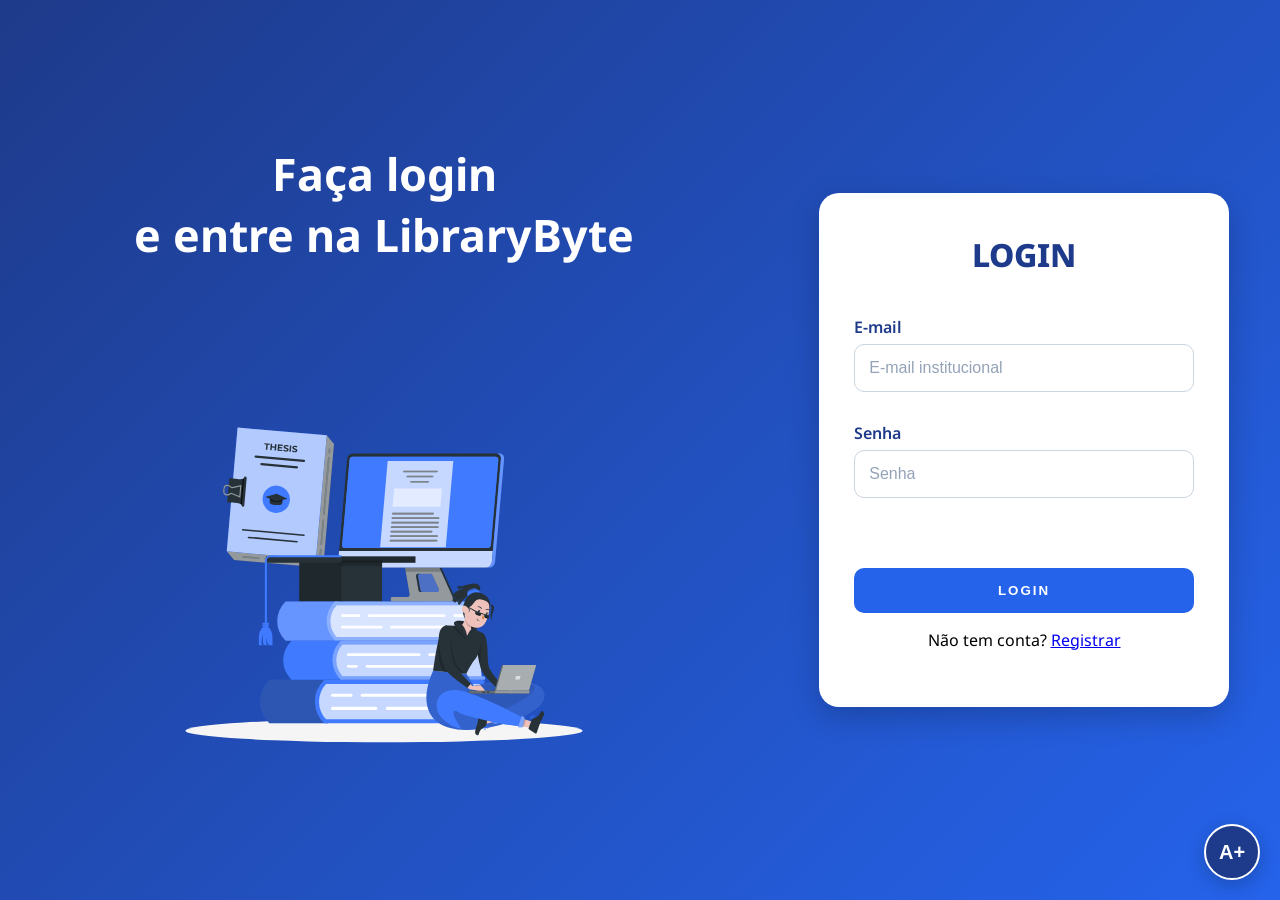
<file: librarybyte/index.html>
<!DOCTYPE html>
<html lang="pt-BR">
<head>
  <meta charset="UTF-8" />
  <meta name="viewport" content="width=device-width, initial-scale=1.0" />
  <title>LibraryByte - Login</title>

  <link rel="preconnect" href="https://fonts.googleapis.com" />
  <link rel="preconnect" href="https://fonts.gstatic.com" crossorigin />
  <link href="https://fonts.googleapis.com/css2?family=Noto+Sans:wght@300;400;700;800&display=swap" rel="stylesheet" />

  <link rel="stylesheet" href="css/base.css" />
  <link rel="stylesheet" href="css/login.css" />
</head>
<body>
  <div class="main-login">
    <div class="left-login">
      <h1>Faça login <br /> e entre na LibraryByte</h1>
      <img src="assets/img/livro.svg" class="left-login-image" alt="Ilustração de um livro" />
    </div>

    <div class="right-login">

      <div class="card-login" id="login-card">
        <h1>LOGIN</h1>
        <div class="textfield">
          <label for="usuario">E-mail</label>
          <input type="email" id="usuario" name="usuario" placeholder="E-mail institucional" autocomplete="username" />
        </div>
        <div class="textfield">
          <label for="senha">Senha</label>
          <input type="password" id="senha" name="senha" placeholder="Senha" autocomplete="current-password" />
        </div>
        <p class="form-msg" id="msg-login" role="alert"></p>
        <button class="btn-login" id="login-btn">Login</button>
        <p>Não tem conta? <a href="#" id="show-register">Registrar</a></p>
      </div>

      <div class="card-login" id="register-card" style="display: none;">
        <h1>REGISTRO</h1>
        <div class="textfield">
          <label for="nome">Nome</label>
          <input type="text" id="nome" name="nome" placeholder="Nome" />
        </div>
        <div class="textfield">
          <label for="email">Email</label>
          <input type="email" id="email" name="email" placeholder="E-mail institucional" autocomplete="email" />
        </div>
        <div class="textfield" id="campo-nascimento">
          <label for="nascimento">Data de nascimento</label>
          <input type="date" id="nascimento" name="nascimento" />
        </div>
        <div class="textfield">
          <label for="senha-registro">Senha</label>
          <input type="password" id="senha-registro" name="senha-registro" placeholder="Mínimo 8 caracteres, com letras e números" autocomplete="new-password" />
        </div>
        <p class="form-msg" id="msg-registro" role="alert"></p>
        <button class="btn-login" id="register-btn">Registrar</button>
        <p>Já tem conta? <a href="#" id="show-login">Voltar ao Login</a></p>
      </div>
    </div>
  </div>

  <script src="js/api.js"></script>
  <script src="js/login.js"></script>

  
<div id="acesso">
        <button id="abrir" type="button" aria-expanded="false" aria-controls="painel"
          aria-label="Abrir painel de acessibilidade"> A+
        </button>

        <section id="painel" role="dialog" aria-labelledby="titulo" hidden>
            <h2 id="titulo">Acessibilidade</h2>

            <div role="group" aria-label="Tamanho do texto">
                <span>Tamanho do texto</span>
                <button type="button" data-acao="fonte-menos" aria-label="Diminuir texto">A−</button>
                <button type="button" data-acao="fonte-mais" aria-label="Aumentar texto">A+</button>

            </div>
            <div role="group" aria-label="Opções visuais">
                <button type="button" data-toggle="alto-contraste" aria-pressed="false">Alto contraste</button>
                <button type="button" data-toggle="escala-cinza" aria-pressed="false">Tons de cinza</button>
                <button type="button" data-toggle="fonte-legivel" aria-pressed="false">Fonte legível</button>
                <button type="button" data-toggle="destacar-links" aria-pressed="false">Destacar links</button>
                <button type="button" data-toggle="espacamento" aria-pressed="false">Mais espaçamento</button>
                <button type="button" data-acao="daltonismo" aria-pressed="false">Modo daltônico: desligado</button>
                </div>

            <button type="button" class="a11y-reset" data-acao="reset" aria-live="polite">Restaurar padrão</button>
         </section>

         <svg aria-hidden="true" focusable="false">
            <defs>
                <filter id="filtro-protanopia">
                    <feColorMatrix type="matrix" values="
                        0.567 0.433 0     0 0
                        0.558 0.442 0     0 0
                        0     0.242 0.758 0 0
                        0     0     0     1 0"/>
                </filter>
                <filter id="filtro-deuteranopia">
                    <feColorMatrix type="matrix" values="
                        0.625 0.375 0   0 0
                        0.7   0.3   0   0 0
                        0     0.3   0.7 0 0
                        0     0     0   1 0"/>
                </filter>
                <filter id="filtro-tritanopia">
                    <feColorMatrix type="matrix" values="
                        0.95 0.05  0     0 0
                        0    0.433 0.567 0 0
                        0    0.475 0.525 0 0
                        0    0     0     1 0"/>
                </filter>
            </defs>
        </svg>
    </div>

  <script src="js/acessibilidade.js"></script>
</body>
</html>
</file>
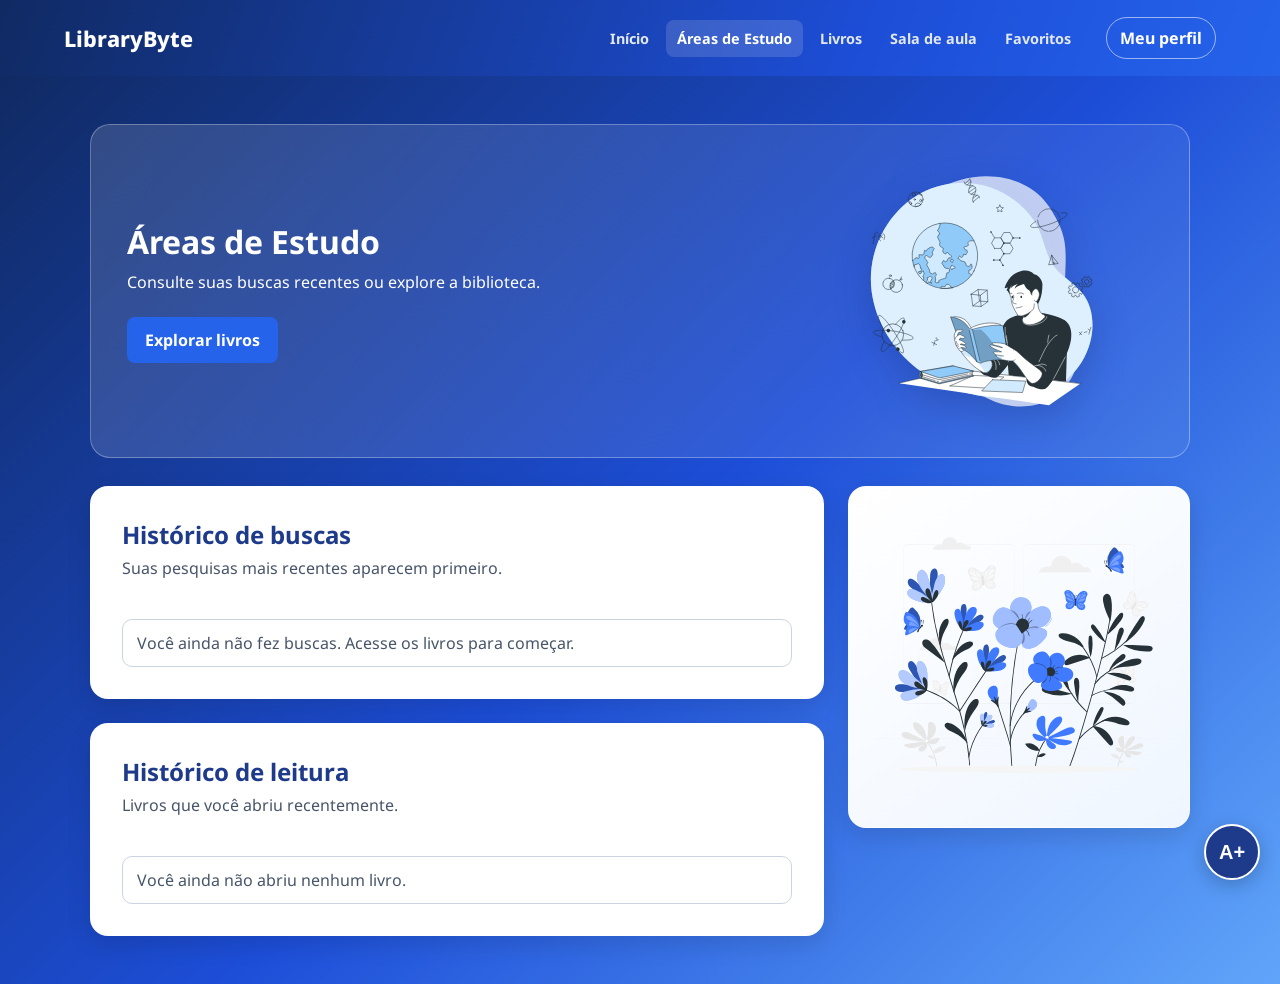
<file: librarybyte/pages/area_estudo.html>
<!DOCTYPE html>
<html lang="pt-BR">
<head>
  <meta charset="UTF-8" />
  <meta name="viewport" content="width=device-width, initial-scale=1.0" />
  <title>LibraryByte - Áreas de Estudo</title>

  <link rel="preconnect" href="https://fonts.googleapis.com" />
  <link rel="preconnect" href="https://fonts.gstatic.com" crossorigin />
  <link href="https://fonts.googleapis.com/css2?family=Noto+Sans:wght@300;400;700;800&display=swap" rel="stylesheet" />

  <link rel="stylesheet" href="../css/base.css" />
  <link rel="stylesheet" href="../css/dashboard.css" />
  <link rel="stylesheet" href="../css/area_estudo.css" />
</head>
<body>
  <header class="site-header">
    <a class="site-brand" href="dashboard.html">LibraryByte</a>
    <nav class="site-navigation" aria-label="Navegação principal">
      <a href="dashboard.html">Início</a>
      <a href="area_estudo.html" aria-current="page">Áreas de Estudo</a>
      <a href="area_livros.html">Livros</a>
      <a href="sala_aula.html">Sala de aula</a>
      <a href="favoritos.html">Favoritos</a>
    </nav>
  </header>

  <main class="content study-content">
      <header class="study-heading">
        <div class="study-heading-copy">
          <h1>Áreas de Estudo</h1>
          <p>Consulte suas buscas recentes ou explore a biblioteca.</p>
          <a class="welcome-link" href="area_livros.html">Explorar livros</a>
        </div>
        <img class="study-illustration" src="../assets/img/livro3.svg"
          alt="Ilustração de uma pessoa lendo em uma biblioteca" />
      </header>

      <div class="study-history-layout">
        <div class="study-history-stack">
          <section class="study-history" aria-labelledby="history-title">
            <div class="history-heading">
              <div>
                <h2 id="history-title">Histórico de buscas</h2>
                <p>Suas pesquisas mais recentes aparecem primeiro.</p>
              </div>
              <button id="limpar-historico" class="history-clear" type="button" hidden>
                Limpar histórico
              </button>
            </div>
            <ul id="historico-lista" class="history-list" aria-live="polite"></ul>
          </section>

          <section class="study-history reading-history" aria-labelledby="reading-history-title">
            <div class="history-heading">
              <div>
                <h2 id="reading-history-title">Histórico de leitura</h2>
                <p>Livros que você abriu recentemente.</p>
              </div>
              <button id="limpar-historico-leitura" class="history-clear" type="button" hidden>
                Limpar histórico
              </button>
            </div>
            <ul id="historico-leitura-lista" class="history-list" aria-live="polite"></ul>
          </section>
        </div>

        <aside class="study-visual-card" aria-label="Ilustração de flores">
          <img class="study-flower" src="../assets/img/flower.svg" alt="Ilustração de flores" />
        </aside>
      </div>
  </main>

  <div id="acesso">
    <button id="abrir" type="button" aria-expanded="false" aria-controls="painel"
      aria-label="Abrir painel de acessibilidade">A+</button>

    <section id="painel" role="dialog" aria-labelledby="titulo" hidden>
      <h2 id="titulo">Acessibilidade</h2>
      <div role="group" aria-label="Tamanho do texto">
        <span>Tamanho do texto</span>
        <button type="button" data-acao="fonte-menos" aria-label="Diminuir texto">A−</button>
        <button type="button" data-acao="fonte-mais" aria-label="Aumentar texto">A+</button>
      </div>
      <div role="group" aria-label="Opções visuais">
        <button type="button" data-toggle="alto-contraste" aria-pressed="false">Alto contraste</button>
        <button type="button" data-toggle="escala-cinza" aria-pressed="false">Tons de cinza</button>
        <button type="button" data-toggle="fonte-legivel" aria-pressed="false">Fonte legível</button>
        <button type="button" data-toggle="destacar-links" aria-pressed="false">Destacar links</button>
        <button type="button" data-toggle="espacamento" aria-pressed="false">Mais espaçamento</button>
        <button type="button" data-acao="daltonismo" aria-pressed="false">Modo daltônico: desligado</button>
      </div>
      <button type="button" class="a11y-reset" data-acao="reset" aria-live="polite">Restaurar padrão</button>
    </section>

    <svg aria-hidden="true" focusable="false">
      <defs>
        <filter id="filtro-protanopia">
          <feColorMatrix type="matrix" values="0.567 0.433 0 0 0 0.558 0.442 0 0 0 0 0.242 0.758 0 0 0 0 0 1 0"/>
        </filter>
        <filter id="filtro-deuteranopia">
          <feColorMatrix type="matrix" values="0.625 0.375 0 0 0 0.7 0.3 0 0 0 0 0.3 0.7 0 0 0 0 0 1 0"/>
        </filter>
        <filter id="filtro-tritanopia">
          <feColorMatrix type="matrix" values="0.95 0.05 0 0 0 0 0.433 0.567 0 0 0 0.475 0.525 0 0 0 0 0 1 0"/>
        </filter>
      </defs>
    </svg>
  </div>

  <script src="../js/api.js"></script>
  <script src="../js/auth.js"></script>
  <script src="../js/site-navigation.js"></script>
  <script src="../js/livros-data.js"></script>
  <script src="../js/area_estudo-page.js"></script>
  <script src="../js/acessibilidade.js"></script>
</body>
</html>
</file>
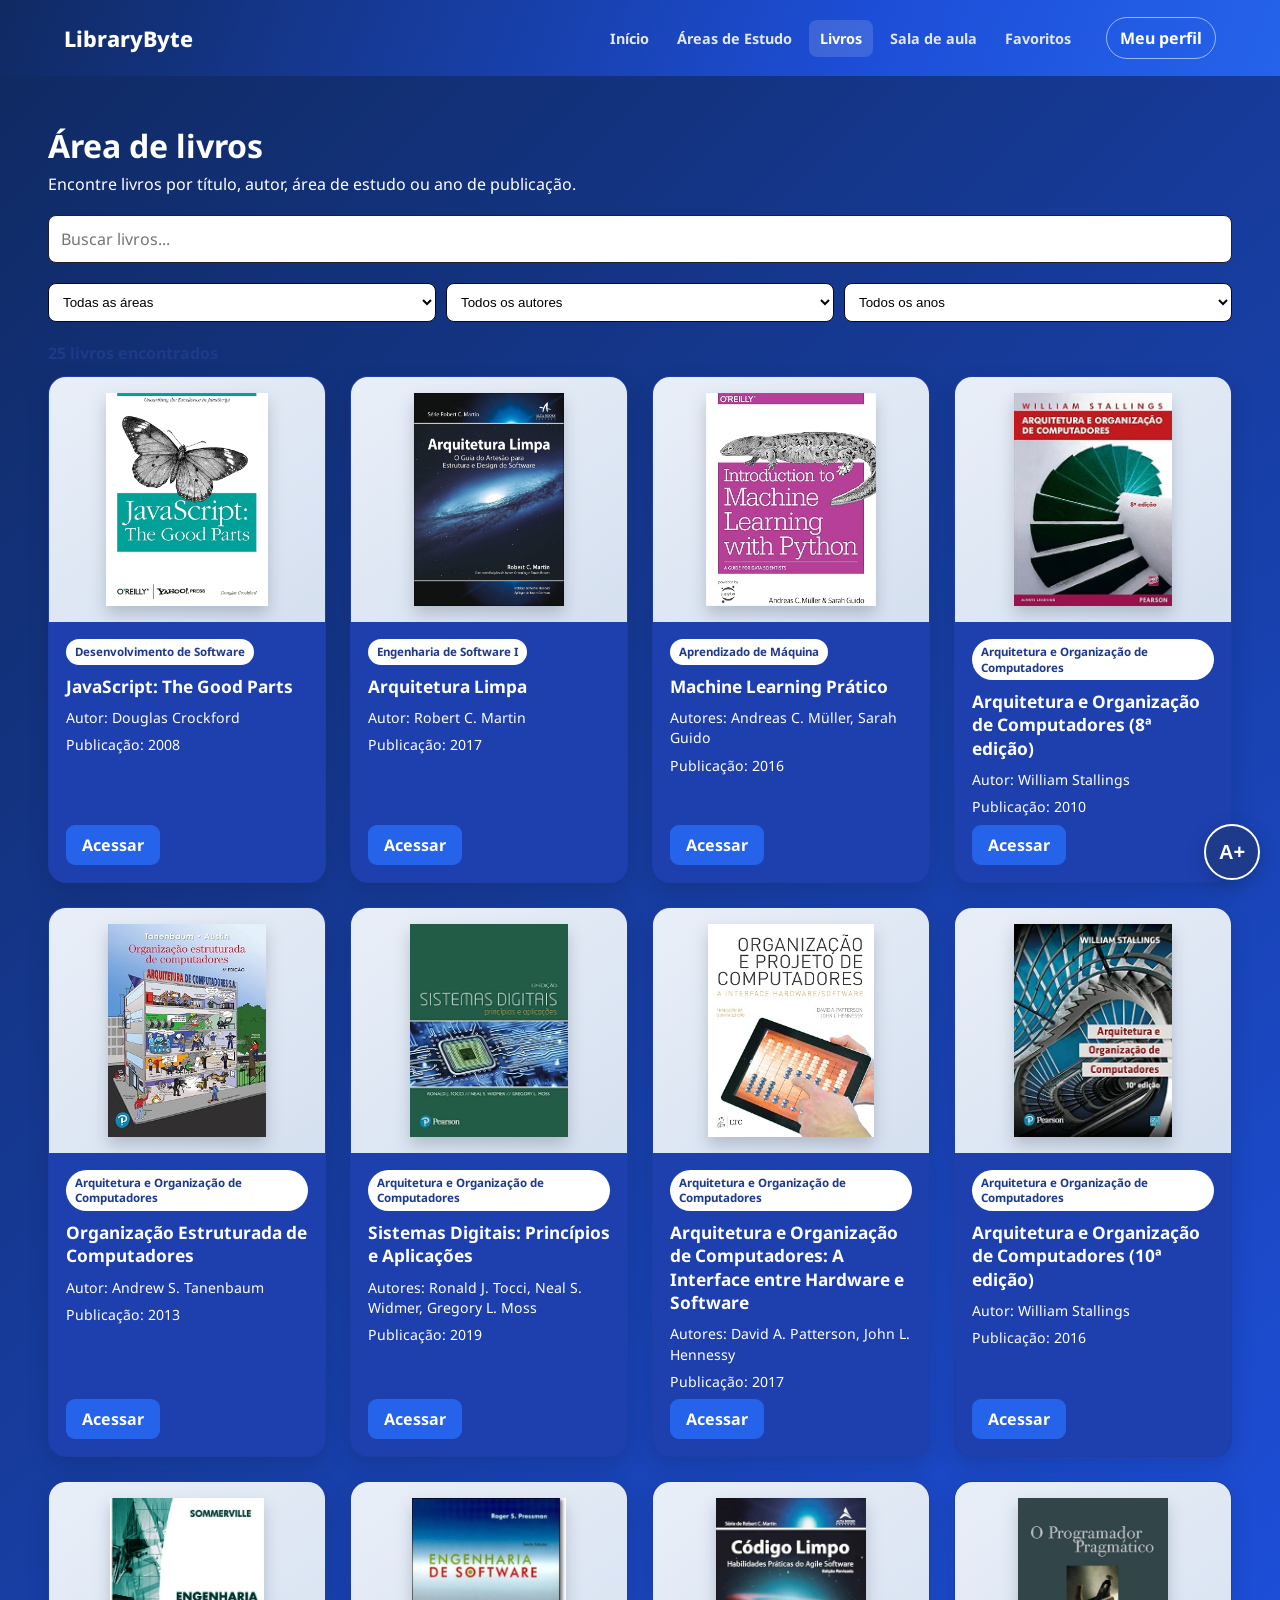
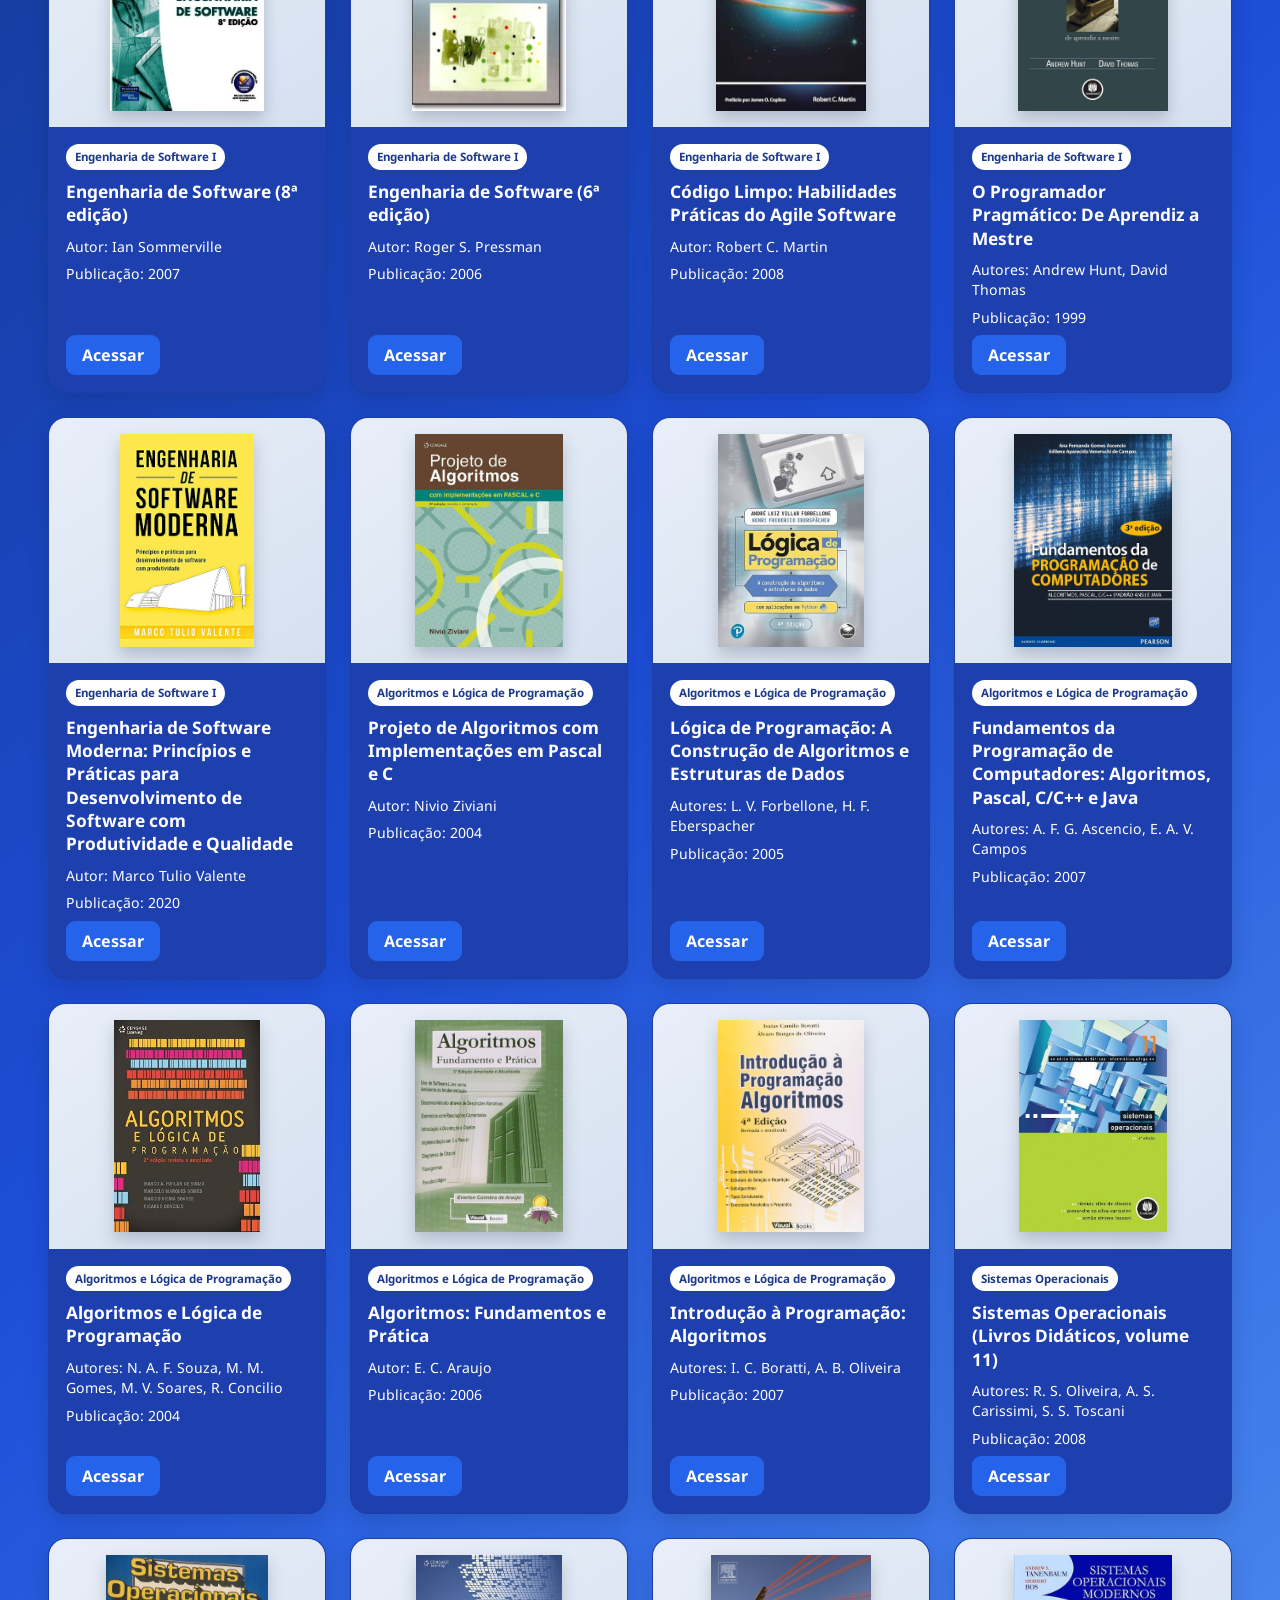
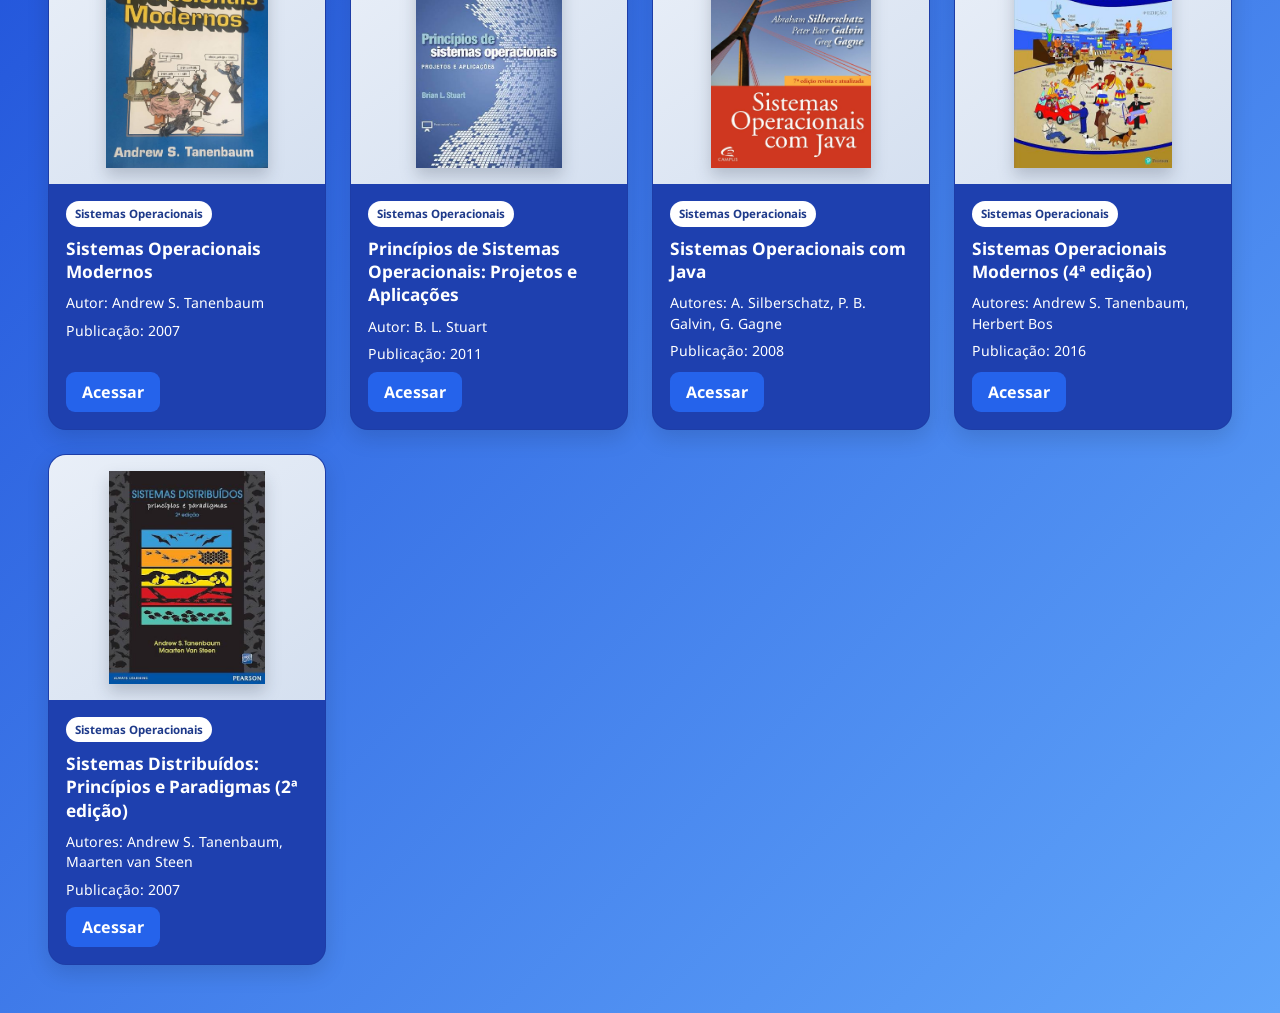
<file: librarybyte/pages/area_livros.html>
<!DOCTYPE html>
<html lang="pt-BR">
<head>
  <meta charset="UTF-8" />
  <meta name="viewport" content="width=device-width, initial-scale=1.0" />
  <title>LibraryByte - Livros</title>

  <link rel="preconnect" href="https://fonts.googleapis.com" />
  <link rel="preconnect" href="https://fonts.gstatic.com" crossorigin />
  <link href="https://fonts.googleapis.com/css2?family=Noto+Sans:wght@300;400;700;800&display=swap" rel="stylesheet" />

  <link rel="stylesheet" href="../css/base.css" />
  <link rel="stylesheet" href="../css/dashboard.css" />
  <link rel="stylesheet" href="../css/area_livros.css" />
</head>
<body>
  <header class="site-header">
    <a class="site-brand" href="dashboard.html">LibraryByte</a>
    <nav class="site-navigation" aria-label="Navegação principal">
      <a href="dashboard.html">Início</a>
      <a href="area_estudo.html">Áreas de Estudo</a>
      <a href="area_livros.html" aria-current="page">Livros</a>
      <a href="sala_aula.html">Sala de aula</a>
      <a href="favoritos.html">Favoritos</a>
    </nav>
  </header>

  <main class="content catalog-content">
      <header class="catalog-heading">
        <h1>Área de livros</h1>
        <p>Encontre livros por título, autor, área de estudo ou ano de publicação.</p>
      </header>

      <header class="topbar">
        <label class="visually-hidden" for="search">Buscar livros</label>
        <input type="search" id="search" placeholder="Buscar livros..." autocomplete="off" />
        <div id="suggestions" class="suggestions"></div>
      </header>

      <section class="filters" aria-label="Filtros de livros">
        <select id="filtro-categoria" aria-label="Filtrar por área de estudo">
          <option value="">Todas as áreas</option>
        </select>
        <select id="filtro-autor" aria-label="Filtrar por autor">
          <option value="">Todos os autores</option>
        </select>
        <select id="filtro-ano" aria-label="Filtrar por ano de publicação">
          <option value="">Todos os anos</option>
        </select>
      </section>

      <p class="resultado-livros" id="resultado-livros" aria-live="polite"></p>
      <section class="books" id="lista-livros" aria-label="Catálogo de livros"></section>
  </main>

  <div id="acesso">
    <button id="abrir" type="button" aria-expanded="false" aria-controls="painel"
      aria-label="Abrir painel de acessibilidade">A+</button>

    <section id="painel" role="dialog" aria-labelledby="titulo" hidden>
      <h2 id="titulo">Acessibilidade</h2>
      <div role="group" aria-label="Tamanho do texto">
        <span>Tamanho do texto</span>
        <button type="button" data-acao="fonte-menos" aria-label="Diminuir texto">A−</button>
        <button type="button" data-acao="fonte-mais" aria-label="Aumentar texto">A+</button>
      </div>
      <div role="group" aria-label="Opções visuais">
        <button type="button" data-toggle="alto-contraste" aria-pressed="false">Alto contraste</button>
        <button type="button" data-toggle="escala-cinza" aria-pressed="false">Tons de cinza</button>
        <button type="button" data-toggle="fonte-legivel" aria-pressed="false">Fonte legível</button>
        <button type="button" data-toggle="destacar-links" aria-pressed="false">Destacar links</button>
        <button type="button" data-toggle="espacamento" aria-pressed="false">Mais espaçamento</button>
        <button type="button" data-acao="daltonismo" aria-pressed="false">Modo daltônico: desligado</button>
      </div>
      <button type="button" class="a11y-reset" data-acao="reset" aria-live="polite">Restaurar padrão</button>
    </section>

    <svg aria-hidden="true" focusable="false">
      <defs>
        <filter id="filtro-protanopia">
          <feColorMatrix type="matrix" values="0.567 0.433 0 0 0 0.558 0.442 0 0 0 0 0.242 0.758 0 0 0 0 0 1 0"/>
        </filter>
        <filter id="filtro-deuteranopia">
          <feColorMatrix type="matrix" values="0.625 0.375 0 0 0 0.7 0.3 0 0 0 0 0.3 0.7 0 0 0 0 0 1 0"/>
        </filter>
        <filter id="filtro-tritanopia">
          <feColorMatrix type="matrix" values="0.95 0.05 0 0 0 0 0.433 0.567 0 0 0 0.475 0.525 0 0 0 0 0 1 0"/>
        </filter>
      </defs>
    </svg>
  </div>

  <script src="../js/api.js"></script>
  <script src="../js/auth.js"></script>
  <script src="../js/site-navigation.js"></script>
  <script src="../js/livros-data.js"></script>
  <script src="../js/area_livros-page.js"></script>
  <script src="../js/acessibilidade.js"></script>
</body>
</html>
</file>
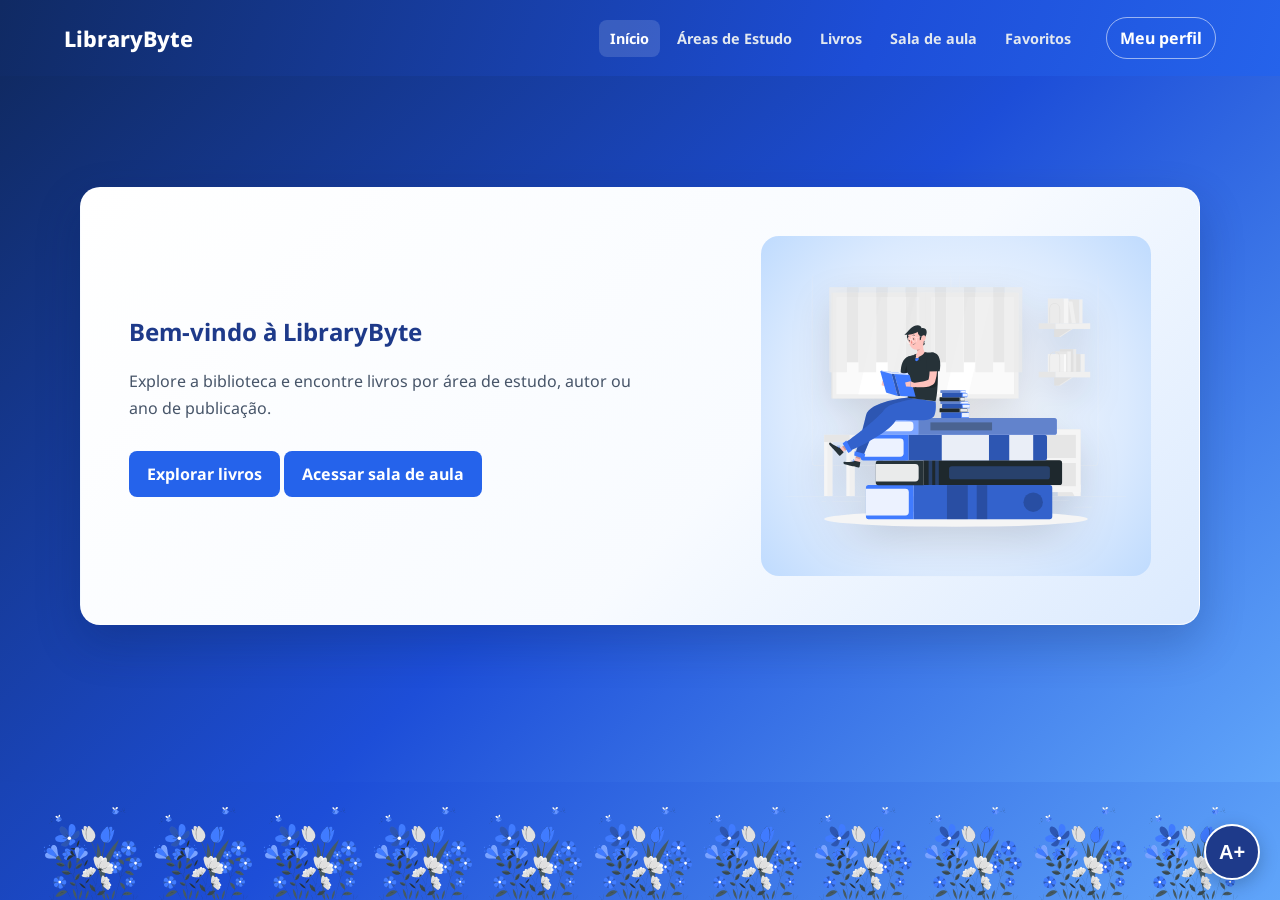
<file: librarybyte/pages/dashboard.html>
<!DOCTYPE html>
<html lang="pt-BR">
<head>
  <meta charset="UTF-8" />
  <meta name="viewport" content="width=device-width, initial-scale=1.0" />
  <title>LibraryByte - Dashboard</title>

  <link rel="preconnect" href="https://fonts.googleapis.com" />
  <link rel="preconnect" href="https://fonts.gstatic.com" crossorigin />
  <link href="https://fonts.googleapis.com/css2?family=Noto+Sans:wght@300;400;700;800&display=swap" rel="stylesheet" />

  <link rel="stylesheet" href="../css/base.css" />
  <link rel="stylesheet" href="../css/dashboard.css" />
</head>
<body class="home-page">
  <header class="site-header">
    <a class="site-brand" href="dashboard.html">LibraryByte</a>
    <nav class="site-navigation" aria-label="Navegação principal">
      <a href="dashboard.html" aria-current="page">Início</a>
      <a href="area_estudo.html">Áreas de Estudo</a>
      <a href="area_livros.html">Livros</a>
      <a href="sala_aula.html">Sala de aula</a>
      <a href="favoritos.html">Favoritos</a>
    </nav>
  </header>

  <main class="content">
      <section class="welcome-card">
        <div class="welcome-copy">
          <h1>Bem-vindo à LibraryByte</h1>
          <p>Explore a biblioteca e encontre livros por área de estudo, autor ou ano de publicação.</p>
          <a class="welcome-link" href="area_livros.html">Explorar livros</a>
          <a class="welcome-link" href="sala_aula.html">Acessar sala de aula</a>
        </div>
        <div class="welcome-illustration">
          <img src="../assets/img/livro2.svg" alt="Ilustração de uma pessoa estudando entre livros" />
        </div>
      </section>

  </main>

  <footer class="home-footer">
    <div class="flower-path" aria-hidden="true">
      <img src="../assets/img/flower2.svg" alt="" />
      <img src="../assets/img/flower2.svg" alt="" />
      <img src="../assets/img/flower2.svg" alt="" />
      <img src="../assets/img/flower2.svg" alt="" />
      <img src="../assets/img/flower2.svg" alt="" />
      <img src="../assets/img/flower2.svg" alt="" />
      <img src="../assets/img/flower2.svg" alt="" />
      <img src="../assets/img/flower2.svg" alt="" />
      <img src="../assets/img/flower2.svg" alt="" />
      <img src="../assets/img/flower2.svg" alt="" />
      <img src="../assets/img/flower2.svg" alt="" />
    </div>
  </footer>

  <div id="acesso">
    <button id="abrir" type="button" aria-expanded="false" aria-controls="painel"
      aria-label="Abrir painel de acessibilidade">A+</button>

    <section id="painel" role="dialog" aria-labelledby="titulo" hidden>
      <h2 id="titulo">Acessibilidade</h2>
      <div role="group" aria-label="Tamanho do texto">
        <span>Tamanho do texto</span>
        <button type="button" data-acao="fonte-menos" aria-label="Diminuir texto">A−</button>
        <button type="button" data-acao="fonte-mais" aria-label="Aumentar texto">A+</button>
      </div>
      <div role="group" aria-label="Opções visuais">
        <button type="button" data-toggle="alto-contraste" aria-pressed="false">Alto contraste</button>
        <button type="button" data-toggle="escala-cinza" aria-pressed="false">Tons de cinza</button>
        <button type="button" data-toggle="fonte-legivel" aria-pressed="false">Fonte legível</button>
        <button type="button" data-toggle="destacar-links" aria-pressed="false">Destacar links</button>
        <button type="button" data-toggle="espacamento" aria-pressed="false">Mais espaçamento</button>
        <button type="button" data-acao="daltonismo" aria-pressed="false">Modo daltônico: desligado</button>
      </div>
      <button type="button" class="a11y-reset" data-acao="reset" aria-live="polite">Restaurar padrão</button>
    </section>

    <svg aria-hidden="true" focusable="false">
      <defs>
        <filter id="filtro-protanopia">
          <feColorMatrix type="matrix" values="0.567 0.433 0 0 0 0.558 0.442 0 0 0 0 0.242 0.758 0 0 0 0 0 1 0"/>
        </filter>
        <filter id="filtro-deuteranopia">
          <feColorMatrix type="matrix" values="0.625 0.375 0 0 0 0.7 0.3 0 0 0 0 0.3 0.7 0 0 0 0 0 1 0"/>
        </filter>
        <filter id="filtro-tritanopia">
          <feColorMatrix type="matrix" values="0.95 0.05 0 0 0 0 0.433 0.567 0 0 0 0.475 0.525 0 0 0 0 0 1 0"/>
        </filter>
      </defs>
    </svg>
  </div>

  <script src="../js/api.js"></script>
  <script src="../js/auth.js"></script>
  <script src="../js/site-navigation.js"></script>
  <script src="../js/acessibilidade.js"></script>
</body>
</html>
</file>
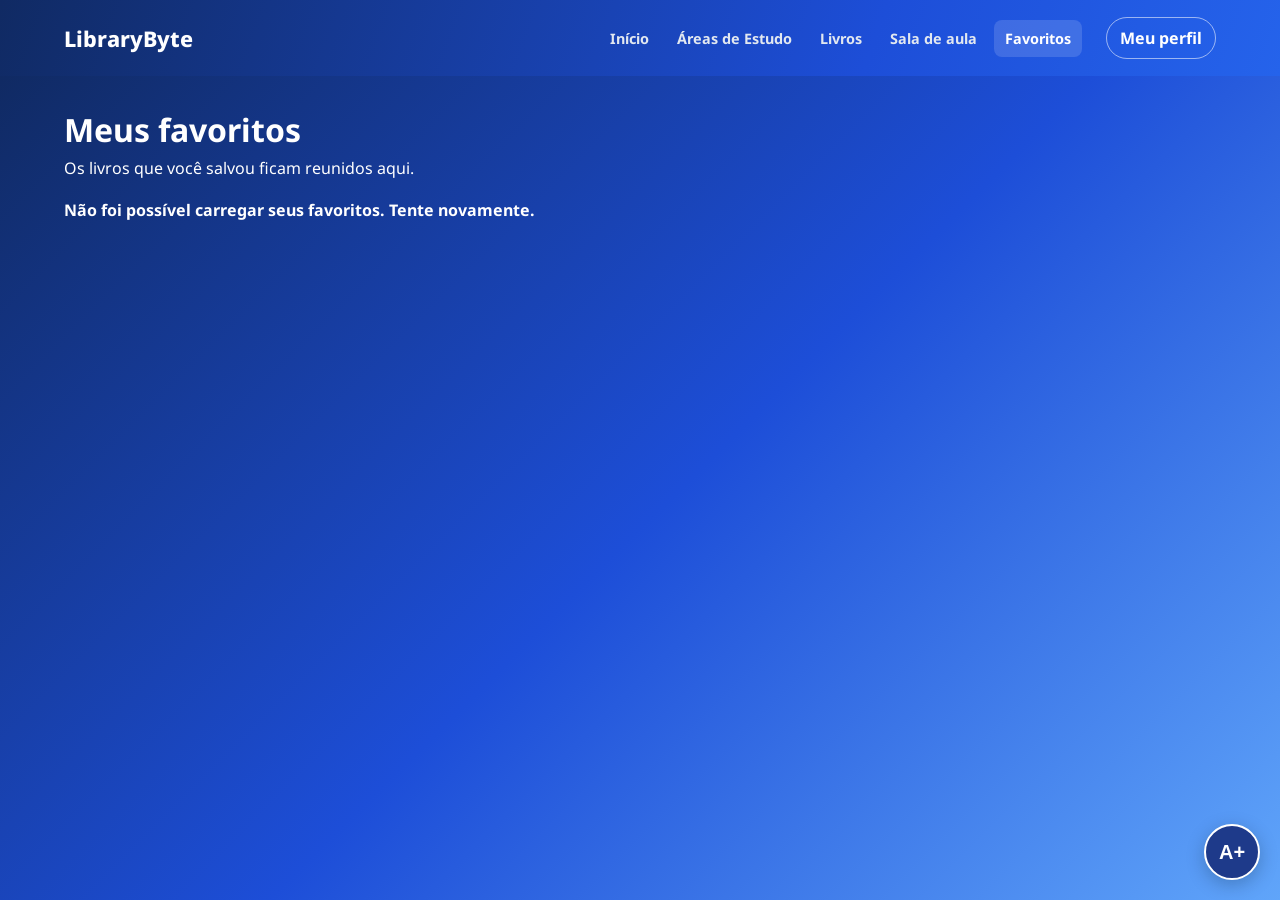
<file: librarybyte/pages/favoritos.html>
<!DOCTYPE html>
<html lang="pt-BR">
<head>
  <meta charset="UTF-8" />
  <meta name="viewport" content="width=device-width, initial-scale=1.0" />
  <title>LibraryByte - Favoritos</title>

  <link rel="preconnect" href="https://fonts.googleapis.com" />
  <link rel="preconnect" href="https://fonts.gstatic.com" crossorigin />
  <link href="https://fonts.googleapis.com/css2?family=Noto+Sans:wght@300;400;700;800&display=swap" rel="stylesheet" />

  <link rel="stylesheet" href="../css/base.css" />
  <link rel="stylesheet" href="../css/dashboard.css" />
  <link rel="stylesheet" href="../css/favoritos.css" />
</head>
<body>
  <header class="site-header">
    <a class="site-brand" href="dashboard.html">LibraryByte</a>
    <nav class="site-navigation" aria-label="Navegação principal">
      <a href="dashboard.html">Início</a>
      <a href="area_estudo.html">Áreas de Estudo</a>
      <a href="area_livros.html">Livros</a>
      <a href="sala_aula.html">Sala de aula</a>
      <a href="favoritos.html" aria-current="page">Favoritos</a>
    </nav>
  </header>

  <main class="content favorites-content">
    <header class="favorites-heading">
      <h1>Meus favoritos</h1>
      <p>Os livros que você salvou ficam reunidos aqui.</p>
    </header>
    <p id="favorites-message" class="favorites-message" role="status" aria-live="polite"></p>
    <section id="favorites-list" class="favorites-list" aria-label="Livros favoritos"></section>
  </main>

  <div id="acesso">
    <button id="abrir" type="button" aria-expanded="false" aria-controls="painel"
      aria-label="Abrir painel de acessibilidade">A+</button>

    <section id="painel" role="dialog" aria-labelledby="titulo" hidden>
      <h2 id="titulo">Acessibilidade</h2>
      <div role="group" aria-label="Tamanho do texto">
        <span>Tamanho do texto</span>
        <button type="button" data-acao="fonte-menos" aria-label="Diminuir texto">A−</button>
        <button type="button" data-acao="fonte-mais" aria-label="Aumentar texto">A+</button>
      </div>
      <div role="group" aria-label="Opções visuais">
        <button type="button" data-toggle="alto-contraste" aria-pressed="false">Alto contraste</button>
        <button type="button" data-toggle="escala-cinza" aria-pressed="false">Tons de cinza</button>
        <button type="button" data-toggle="fonte-legivel" aria-pressed="false">Fonte legível</button>
        <button type="button" data-toggle="destacar-links" aria-pressed="false">Destacar links</button>
        <button type="button" data-toggle="espacamento" aria-pressed="false">Mais espaçamento</button>
        <button type="button" data-acao="daltonismo" aria-pressed="false">Modo daltônico: desligado</button>
      </div>
      <button type="button" class="a11y-reset" data-acao="reset" aria-live="polite">Restaurar padrão</button>
    </section>

    <svg aria-hidden="true" focusable="false">
      <defs>
        <filter id="filtro-protanopia">
          <feColorMatrix type="matrix" values="0.567 0.433 0 0 0 0.558 0.442 0 0 0 0 0.242 0.758 0 0 0 0 0 1 0"/>
        </filter>
        <filter id="filtro-deuteranopia">
          <feColorMatrix type="matrix" values="0.625 0.375 0 0 0 0.7 0.3 0 0 0 0 0.3 0.7 0 0 0 0 0 1 0"/>
        </filter>
        <filter id="filtro-tritanopia">
          <feColorMatrix type="matrix" values="0.95 0.05 0 0 0 0 0.433 0.567 0 0 0 0.475 0.525 0 0 0 0 0 1 0"/>
        </filter>
      </defs>
    </svg>
  </div>

  <script src="../js/api.js"></script>
  <script src="../js/auth.js"></script>
  <script src="../js/site-navigation.js"></script>
  <script src="../js/livros-data.js"></script>
  <script src="../js/favorites-storage.js"></script>
  <script src="../js/favorites-page.js"></script>
  <script src="../js/acessibilidade.js"></script>
</body>
</html>
</file>
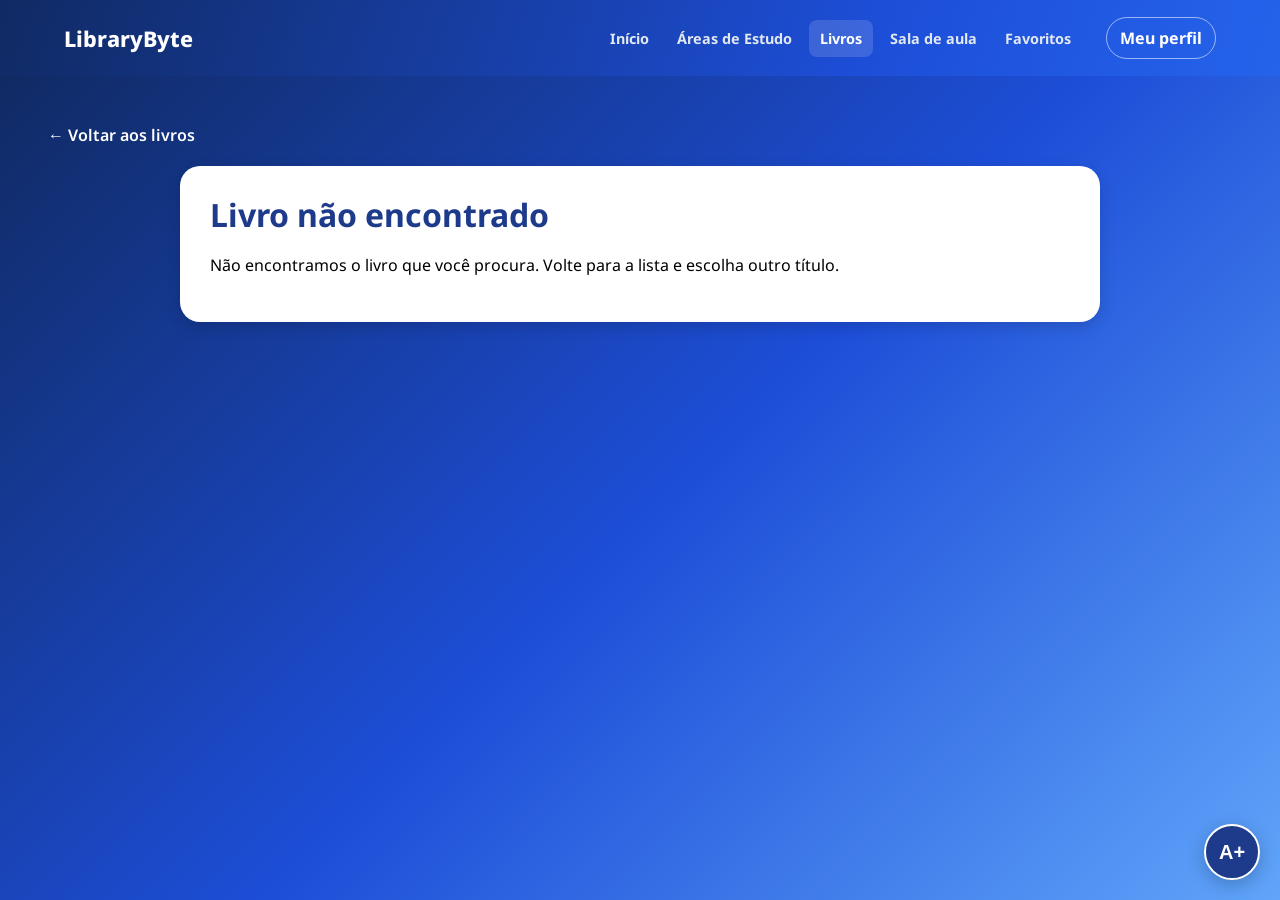
<file: librarybyte/pages/livro.html>
<!DOCTYPE html>
<html lang="pt-BR">
<head>
  <meta charset="UTF-8" />
  <meta name="viewport" content="width=device-width, initial-scale=1.0" />
  <title>LibraryByte - Livro</title>

  <link rel="preconnect" href="https://fonts.googleapis.com" />
  <link rel="preconnect" href="https://fonts.gstatic.com" crossorigin />
  <link href="https://fonts.googleapis.com/css2?family=Noto+Sans:wght@300;400;700;800&display=swap" rel="stylesheet" />

  <link rel="stylesheet" href="../css/base.css" />
  <link rel="stylesheet" href="../css/dashboard.css" />
  <link rel="stylesheet" href="../css/livro.css" />
</head>
<body>
  <header class="site-header">
    <a class="site-brand" href="dashboard.html">LibraryByte</a>
    <nav class="site-navigation" aria-label="Navegação principal">
      <a href="dashboard.html">Início</a>
      <a href="area_estudo.html">Áreas de Estudo</a>
      <a href="area_livros.html" aria-current="page">Livros</a>
      <a href="sala_aula.html">Sala de aula</a>
      <a href="favoritos.html">Favoritos</a>
    </nav>
  </header>

  <main class="content">
      <a class="voltar" href="area_livros.html">&larr; Voltar aos livros</a>

      <div class="livro-pagina">
        <figure class="livro-capa" id="livro-capa" hidden></figure>
        <article class="livro-detalhe" id="livro-detalhe"></article>
      </div>
  </main>

  <div id="acesso">
    <button id="abrir" type="button" aria-expanded="false" aria-controls="painel"
      aria-label="Abrir painel de acessibilidade">A+</button>

    <section id="painel" role="dialog" aria-labelledby="titulo" hidden>
      <h2 id="titulo">Acessibilidade</h2>
      <div role="group" aria-label="Tamanho do texto">
        <span>Tamanho do texto</span>
        <button type="button" data-acao="fonte-menos" aria-label="Diminuir texto">A−</button>
        <button type="button" data-acao="fonte-mais" aria-label="Aumentar texto">A+</button>
      </div>
      <div role="group" aria-label="Opções visuais">
        <button type="button" data-toggle="alto-contraste" aria-pressed="false">Alto contraste</button>
        <button type="button" data-toggle="escala-cinza" aria-pressed="false">Tons de cinza</button>
        <button type="button" data-toggle="fonte-legivel" aria-pressed="false">Fonte legível</button>
        <button type="button" data-toggle="destacar-links" aria-pressed="false">Destacar links</button>
        <button type="button" data-toggle="espacamento" aria-pressed="false">Mais espaçamento</button>
        <button type="button" data-acao="daltonismo" aria-pressed="false">Modo daltônico: desligado</button>
      </div>
      <button type="button" class="a11y-reset" data-acao="reset" aria-live="polite">Restaurar padrão</button>
    </section>

    <svg aria-hidden="true" focusable="false">
      <defs>
        <filter id="filtro-protanopia">
          <feColorMatrix type="matrix" values="0.567 0.433 0 0 0 0.558 0.442 0 0 0 0 0.242 0.758 0 0 0 0 0 1 0"/>
        </filter>
        <filter id="filtro-deuteranopia">
          <feColorMatrix type="matrix" values="0.625 0.375 0 0 0 0.7 0.3 0 0 0 0 0.3 0.7 0 0 0 0 0 1 0"/>
        </filter>
        <filter id="filtro-tritanopia">
          <feColorMatrix type="matrix" values="0.95 0.05 0 0 0 0 0.433 0.567 0 0 0 0.475 0.525 0 0 0 0 0 1 0"/>
        </filter>
      </defs>
    </svg>
  </div>

  <script src="../js/api.js"></script>
  <script src="../js/auth.js"></script>
  <script src="../js/site-navigation.js"></script>
  <script src="../js/livros-data.js"></script>
  <script src="../js/favorites-storage.js"></script>
  <script src="../js/livro.js"></script>
  <script src="../js/acessibilidade.js"></script>
</body>
</html>
</file>
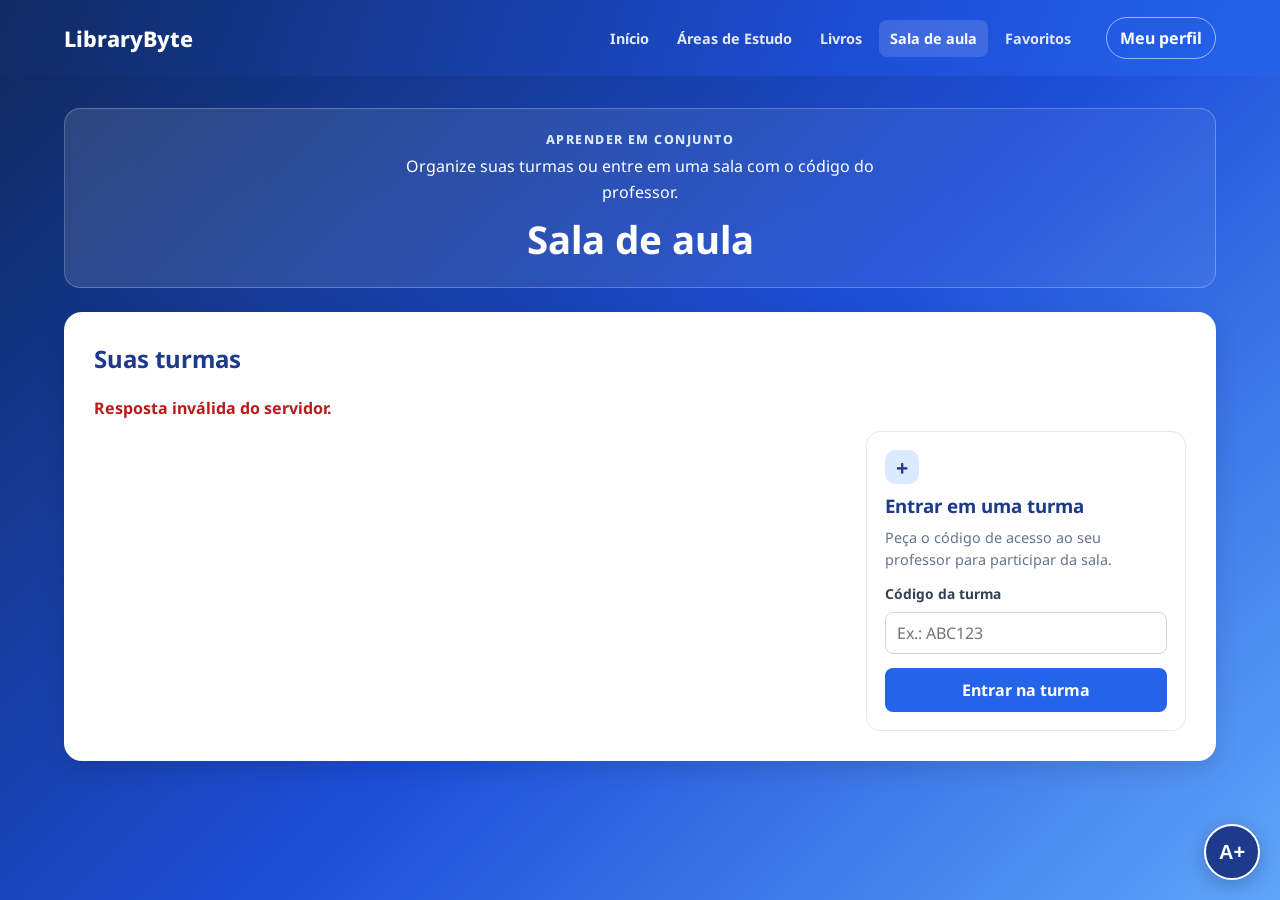
<file: librarybyte/pages/sala_aula.html>
<!DOCTYPE html>
<html lang="pt-BR">
<head>
  <meta charset="UTF-8" />
  <meta name="viewport" content="width=device-width, initial-scale=1.0" />
  <title>LibraryByte - Sala de aula</title>

  <link rel="preconnect" href="https://fonts.googleapis.com" />
  <link rel="preconnect" href="https://fonts.gstatic.com" crossorigin />
  <link href="https://fonts.googleapis.com/css2?family=Noto+Sans:wght@300;400;700;800&display=swap" rel="stylesheet" />

  <link rel="stylesheet" href="../css/base.css" />
  <link rel="stylesheet" href="../css/dashboard.css" />
  <link rel="stylesheet" href="../css/sala-aula.css" />
</head>
<body>
  <div class="classroom-page">
    <header class="site-header">
      <a class="site-brand" href="dashboard.html">LibraryByte</a>
      <nav class="site-navigation" aria-label="Navegação principal">
        <a href="dashboard.html">Início</a>
          <a href="area_estudo.html">Áreas de Estudo</a>
          <a href="area_livros.html">Livros</a>
        <a href="sala_aula.html" aria-current="page">Sala de aula</a>
        <a href="favoritos.html">Favoritos</a>
      </nav>
    </header>
    <main class="content classroom-content">
      <header class="classroom-heading">
        <div class="classroom-heading-copy">
          <p class="eyebrow">APRENDER EM CONJUNTO</p>
          <p class="classroom-description">Organize suas turmas ou entre em uma sala com o código do professor.</p>
          <h1>Sala de aula</h1>
        </div>
      </header>

      <section class="classroom-workspace" aria-labelledby="turmas-title">
        <div class="section-heading">
          <div>
            <h2 id="turmas-title">Suas turmas</h2>
            <p id="class-count" aria-live="polite"></p>
          </div>
        </div>

        <p id="classroom-message" class="classroom-message" role="status" aria-live="polite"></p>

        <div class="classroom-layout">
          <section class="class-list-panel" aria-label="Lista de turmas">
            <div id="class-list" class="class-list"></div>
          </section>

          <aside class="class-action-panel">
            <form id="join-class-form" class="action-card">
              <span class="action-icon" aria-hidden="true">+</span>
              <h3>Entrar em uma turma</h3>
              <p>Peça o código de acesso ao seu professor para participar da sala.</p>
              <label for="join-code">Código da turma</label>
              <input id="join-code" name="code" type="text" maxlength="10" autocomplete="off" placeholder="Ex.: ABC123" required />
              <button class="primary-button" type="submit">Entrar na turma</button>
            </form>

            <form id="create-class-form" class="action-card" hidden>
              <span class="action-icon" aria-hidden="true">+</span>
              <h3>Criar uma turma</h3>
              <p>Crie uma sala e compartilhe o código de acesso com seus alunos.</p>
              <label for="class-name">Nome da turma</label>
              <input id="class-name" name="className" type="text" maxlength="100" placeholder="Ex.: Literatura Brasileira" required />
              <label for="class-semester">Semestre</label>
              <input id="class-semester" name="semester" type="text" maxlength="10" placeholder="Ex.: 2026.1" required />
              <button class="primary-button" type="submit">Criar turma</button>
            </form>
          </aside>
        </div>

        <section id="class-details" class="class-details" aria-live="polite" hidden></section>
      </section>
    </main>
  </div>

  <div id="acesso">
    <button id="abrir" type="button" aria-expanded="false" aria-controls="painel"
      aria-label="Abrir painel de acessibilidade">A+</button>
    <section id="painel" role="dialog" aria-labelledby="titulo" hidden>
      <h2 id="titulo">Acessibilidade</h2>
      <div role="group" aria-label="Tamanho do texto">
        <span>Tamanho do texto</span>
        <button type="button" data-acao="fonte-menos" aria-label="Diminuir texto">A−</button>
        <button type="button" data-acao="fonte-mais" aria-label="Aumentar texto">A+</button>
      </div>
      <div role="group" aria-label="Opções visuais">
        <button type="button" data-toggle="alto-contraste" aria-pressed="false">Alto contraste</button>
        <button type="button" data-toggle="escala-cinza" aria-pressed="false">Tons de cinza</button>
        <button type="button" data-toggle="fonte-legivel" aria-pressed="false">Fonte legível</button>
        <button type="button" data-toggle="destacar-links" aria-pressed="false">Destacar links</button>
        <button type="button" data-toggle="espacamento" aria-pressed="false">Mais espaçamento</button>
        <button type="button" data-acao="daltonismo" aria-pressed="false">Modo daltônico: desligado</button>
      </div>
      <button type="button" class="a11y-reset" data-acao="reset" aria-live="polite">Restaurar padrão</button>
    </section>
    <svg aria-hidden="true" focusable="false">
      <defs>
        <filter id="filtro-protanopia"><feColorMatrix type="matrix" values="0.567 0.433 0 0 0 0.558 0.442 0 0 0 0 0.242 0.758 0 0 0 0 0 1 0"/></filter>
        <filter id="filtro-deuteranopia"><feColorMatrix type="matrix" values="0.625 0.375 0 0 0 0.7 0.3 0 0 0 0 0.3 0.7 0 0 0 0 0 1 0"/></filter>
        <filter id="filtro-tritanopia"><feColorMatrix type="matrix" values="0.95 0.05 0 0 0 0 0.433 0.567 0 0 0 0.475 0.525 0 0 0 0 0 1 0"/></filter>
      </defs>
    </svg>
  </div>

  <script src="../js/api.js"></script>
  <script src="../js/auth.js"></script>
  <script src="../js/site-navigation.js"></script>
  <script src="../js/sala-aula.js"></script>
  <script src="../js/acessibilidade.js"></script>
</body>
</html>
</file>
<file: librarybyte/css/base.css>
:root {
  /* cores */
  --azul-escuro: #1e3a8a;
  --azul: #2563eb;
  --azul-hover: #1e40af;
  --azul-claro: #4691e8;
  --fundo-conteudo: linear-gradient(135deg, #102a63 0%, #1d4ed8 52%, #60a5fa 100%);
  --branco: #ffffff;
  --cinza-borda: #cbd5e1;
  --cinza-texto: #94a3b8;


  --fonte: 'Noto Sans', Arial, sans-serif;
}

*,
*::before,
*::after {
  box-sizing: border-box;
}

body {
  margin: 0;
  font-family: var(--fonte);
  background: var(--fundo-conteudo);
}

#acesso {
  position: fixed;
  z-index: 10;
  right: 20px;
  bottom: 20px;
}

#abrir {
  width: 56px;
  height: 56px;
  border: 2px solid var(--branco);
  border-radius: 50%;
  background: var(--azul-escuro);
  color: var(--branco);
  cursor: pointer;
  font-size: 20px;
  font-weight: 700;
  box-shadow: 0 5px 18px rgb(3 25 38 / 25%);
}

#painel:not([hidden]) {
  position: absolute;
  right: 0;
  bottom: calc(100% + 12px);
  width: min(90vw, 360px);
  max-height: min(70vh, 520px);
  overflow-y: auto;
  padding: 20px;
  border: 1px solid var(--azul);
  border-radius: 16px;
  background: var(--branco);
  box-shadow: 0 12px 36px rgb(3 25 38 / 20%);
}

#painel[hidden] {
  display: none;
}

#painel h2 {
  margin: 0 0 16px;
}

#painel [role="group"] {
  display: flex;
  flex-wrap: wrap;
  gap: 8px;
  margin-bottom: 12px;
}

#painel [role="group"] span {
  flex-basis: 100%;
  font-weight: 700;
}

#painel button {
  padding: 7px 10px;
  border: 1px solid var(--azul-escuro);
  border-radius: 8px;
  background: var(--branco);
  color: var(--azul-escuro);
  cursor: pointer;
  font: inherit;
}

#abrir:focus-visible,
#painel button:focus-visible {
  outline: 3px solid var(--azul-claro);
  outline-offset: 3px;
}

#painel button:hover {
  background: var(--azul-claro);
}

#painel .a11y-reset {
  margin-top: 4px;
  background: var(--azul-escuro);
  color: var(--branco);
}

#acesso svg {
  position: absolute;
  width: 0;
  height: 0;
  overflow: hidden;
  pointer-events: none;
}

html.alto-contraste body,
html.alto-contraste header,
html.alto-contraste footer,
html.alto-contraste .conceito,
html.alto-contraste .principio,
html.alto-contraste .estatistica,
html.alto-contraste .container,
html.alto-contraste .sidebar,
html.alto-contraste .content,
html.alto-contraste .book-card,
html.alto-contraste .livro-detalhe,
html.alto-contraste .card-login,
html.alto-contraste #painel,
html.alto-contraste button,
html.alto-contraste input,
html.alto-contraste select {
  background: #000;
  color: #fff;
  border: 1px solid #fff;
}

html.alto-contraste a,
html.alto-contraste .estatistica strong,
html.alto-contraste .principio h3,
html.alto-contraste .destaque-chamada {
  color: #ffff00;
}

html.escala-cinza {
  filter: grayscale(100%);
}

html.fonte-legivel body,
html.fonte-legivel button {
  font-family: Verdana, Arial, sans-serif;
  letter-spacing: 0.03em;
}

html.destacar-links a {
  text-decoration: underline;
  text-decoration-thickness: 3px;
  background: #ffff99;
  color: #000;
}

html.espacamento body {
  line-height: 1.9;
  letter-spacing: 0.05em;
  word-spacing: 0.15em;
}

html.dalt-protanopia {
  filter: url(#filtro-protanopia);
}

html.dalt-deuteranopia {
  filter: url(#filtro-deuteranopia);
}

html.dalt-tritanopia {
  filter: url(#filtro-tritanopia);
}
</file>
<file: librarybyte/css/login.css>
.main-login {
  width: 100vw;
  height: 100vh;
  background: linear-gradient(135deg, var(--azul-escuro), var(--azul));
  display: flex;
  justify-content: center;
  align-items: center;
  overflow: hidden;
}

.left-login {
  width: 60vw;
  height: 100%;
  display: flex;
  justify-content: center;
  align-items: center;
  flex-direction: column;
}

.left-login > h1 {
  font-size: 3.5vw;
  color: var(--branco);
  text-align: center;
  margin-top: 60px;
  margin-bottom: 40px;
}

.left-login-image {
  width: 40vw;
}

.right-login {
  width: 40vw;
  height: 100%;
  display: flex;
  justify-content: center;
  align-items: center;
}

.card-login {
  width: 80%;
  display: flex;
  justify-content: center;
  align-items: center;
  flex-direction: column;
  padding: 40px 35px;
  background: var(--branco);
  border-radius: 20px;
  box-shadow: 0 10px 30px rgba(0, 0, 0, 0.2);
}

.card-login > h1 {
  color: var(--azul-escuro);
  font-weight: 800;
  margin: 0 0 25px 0;
}

.textfield {
  width: 100%;
  display: flex;
  flex-direction: column;
  align-items: flex-start;
  justify-content: center;
  margin: 15px 0;
}

.textfield > label {
  color: var(--azul-escuro);
  margin-bottom: 6px;
  font-weight: 600;
}

.textfield > input,
.textfield > select {
  width: 100%;
  border: 1px solid var(--cinza-borda);
  border-radius: 10px;
  padding: 14px;
  font-size: 12pt;
  outline: none;
  transition: 0.2s;
}

.textfield > input:focus,
.textfield > select:focus {
  border-color: var(--azul);
  box-shadow: 0 0 0 2px #2563eb33;
}

.textfield > input::placeholder {
  color: var(--cinza-texto);
}

.btn-login {
  width: 100%;
  padding: 15px;
  margin: 30px 0 0 0;
  border: none;
  border-radius: 10px;
  text-transform: uppercase;
  font-weight: 800;
  letter-spacing: 2px;
  color: var(--branco);
  background: var(--azul);
  cursor: pointer;
  transition: 0.3s;
}

.btn-login:hover {
  background: var(--azul-hover);
  transform: translateY(-2px);
}


@media only screen and (max-width: 950px) {
  .card-login {
    width: 95%;
  }
}

@media only screen and (max-width: 600px) {
  .main-login {
    flex-direction: column;
    align-items: center;
    padding-top: 40px;
  }

  .left-login > h1 {
    display: none;
  }

  .left-login,
  .right-login {
    width: 100%;
    height: auto;
  }

  .left-login-image {
    width: 50vw;
  }

  .card-login {
    width: 90%;
    margin-top: 20px;
  }
}

/* mensagens de erro/sucesso dos formulários */
.form-msg {
  min-height: 1.2em;
  margin: 0.25rem 0;
  font-size: 0.85rem;
  color: #b00020;
  text-align: center;
}
.form-msg-ok {
  color: #1b6e2d;
}
</file>
<file: librarybyte/css/dashboard.css>
.site-header {
  display: flex;
  min-height: 76px;
  align-items: center;
  justify-content: flex-start;
  gap: 24px;
  padding: 14px clamp(20px, 5vw, 64px);
  background: linear-gradient(110deg, #102a63, #1d4ed8 68%, #2563eb);
  color: var(--branco);
  box-shadow: 0 3px 12px rgb(15 23 42 / 18%);
}

.site-brand {
  flex: 0 0 auto;
  color: var(--branco);
  font-size: 1.35rem;
  font-weight: 800;
  text-decoration: none;
}

.site-navigation {
  display: flex;
  flex: 1 1 auto;
  align-items: center;
  justify-content: flex-end;
  gap: 6px;
  flex-wrap: wrap;
}

.site-navigation a {
  padding: 9px 11px;
  border-radius: 8px;
  color: #e2e8f0;
  font-size: 0.9rem;
  font-weight: 700;
  text-decoration: none;
  transition: background 0.2s ease, color 0.2s ease;
}

.site-navigation a:hover,
.site-navigation a[aria-current="page"] {
  background: rgb(255 255 255 / 14%);
  color: var(--branco);
}

.site-navigation a:focus-visible,
.site-brand:focus-visible {
  outline: 3px solid #93c5fd;
  outline-offset: 3px;
}

.profile-menu {
  position: relative;
  flex: 0 0 auto;
}

.profile-button {
  max-width: 220px;
  padding: 9px 13px;
  overflow: hidden;
  border: 1px solid rgb(255 255 255 / 55%);
  border-radius: 999px;
  background: transparent;
  color: var(--branco);
  font: inherit;
  font-weight: 700;
  text-overflow: ellipsis;
  white-space: nowrap;
  cursor: pointer;
}

.profile-button:hover,
.profile-button[aria-expanded="true"] {
  background: rgb(255 255 255 / 14%);
}

.profile-button:focus-visible,
.profile-panel a:focus-visible {
  outline: 3px solid #93c5fd;
  outline-offset: 3px;
}

.profile-panel {
  position: absolute;
  z-index: 20;
  top: calc(100% + 10px);
  right: 0;
  width: min(250px, 85vw);
  padding: 16px;
  border-radius: 12px;
  background: var(--branco);
  color: #172554;
  box-shadow: 0 8px 24px rgb(0 0 0 / 20%);
}

.profile-panel[hidden] {
  display: none;
}

.profile-panel p {
  margin: 0 0 6px;
  overflow-wrap: anywhere;
}

.profile-identity {
  color: var(--azul-escuro);
  font-weight: 800;
}

.profile-role {
  margin-bottom: 14px !important;
  color: #475569;
  font-size: 0.9rem;
}

.profile-panel a {
  display: block;
  padding-top: 10px;
  border-top: 1px solid var(--cinza-borda);
  color: var(--azul-escuro);
  font-weight: 700;
  text-decoration: none;
}

.content {
  min-height: calc(100vh - 76px);
  padding: clamp(20px, 4vw, 48px);
  background: var(--fundo-conteudo);
  overflow-y: auto;
}

body.home-page {
  display: flex;
  min-height: 100vh;
  flex-direction: column;
}

body.home-page .content {
  flex: 1;
  min-height: 0;
}

.home-footer {
  display: flex;
  align-items: flex-end;
  justify-content: center;
  padding: 8px 20px 0;
  overflow: hidden;
}

.flower-path {
  display: flex;
  width: min(100%, 1200px);
  align-items: flex-end;
  justify-content: space-between;
  gap: 0;
}

.flower-path img {
  display: block;
  width: clamp(30px, 9vw, 110px);
  max-height: 110px;
  object-fit: contain;
  transform: translateY(8%);
}

@media (max-width: 760px) {
  .site-header {
    align-items: flex-start;
    flex-direction: column;
    gap: 10px;
  }

  .site-navigation {
    flex: 0 0 auto;
    justify-content: flex-start;
    margin: 0 -8px;
  }

  .profile-menu {
    align-self: flex-end;
  }

  .content {
    min-height: calc(100vh - 120px);
  }
}

.welcome-card {
  display: grid;
  grid-template-columns: minmax(0, 1.2fr) minmax(240px, 0.8fr);
  align-items: center;
  gap: clamp(20px, 4vw, 48px);
  max-width: 1120px;
  margin: clamp(24px, 7vh, 80px) auto;
  padding: clamp(24px, 5vw, 48px);
  border: 1px solid rgb(255 255 255 / 65%);
  border-radius: 20px;
  background: linear-gradient(135deg, #fff 0%, #f8fbff 60%, #dbeafe 100%);
  box-shadow: 0 18px 45px rgb(7 28 76 / 24%);
}

.welcome-card h1 {
  margin-top: 0;
  color: var(--azul-escuro);
}

.welcome-card p {
  max-width: 58ch;
  color: #475569;
  line-height: 1.7;
}

.welcome-illustration {
  display: grid;
  min-height: 280px;
  place-items: center;
  border-radius: 18px;
  background: radial-gradient(circle at center, #fff 0%, #dbeafe 66%, #bfdbfe 100%);
}

.welcome-illustration img {
  display: block;
  width: min(100%, 390px);
  max-height: 340px;
  object-fit: contain;
  filter: drop-shadow(0 14px 18px rgb(15 23 42 / 15%));
}

.welcome-link {
  display: inline-block;
  margin-top: 12px;
  padding: 12px 18px;
  border-radius: 8px;
  background: var(--azul);
  color: var(--branco);
  font-weight: 700;
  text-decoration: none;
  transition: background 180ms ease, transform 180ms ease, box-shadow 180ms ease;
}

.welcome-link:hover {
  background: var(--azul-escuro);
  transform: translateY(-2px);
  box-shadow: 0 8px 18px rgb(30 58 138 / 22%);
}

@media (max-width: 700px) {
  .welcome-card {
    grid-template-columns: 1fr;
  }

  .welcome-illustration {
    min-height: 220px;
  }

  .welcome-illustration img {
    max-height: 280px;
  }

}

@media (prefers-reduced-motion: reduce) {
  .welcome-link {
    transition: none;
  }
}

.topbar {
  position: relative;
}

.topbar input {
  width: 100%;
  padding: 12px;
  border-radius: 8px;
  border: 1px solid #212028;
}

.suggestions {
  position: absolute;
  top: 100%;
  left: 0;
  right: 0;
  z-index: 10;
  background: var(--branco);
  border-radius: 0 0 8px 8px;
  box-shadow: 0 5px 15px rgba(0, 0, 0, 0.15);
}

.suggestions p {
  margin: 0;
  padding: 10px 12px;
  cursor: pointer;
}

.suggestions p:hover {
  background: #e2e8f0;
}

.filters {
  margin: 20px 0;
  display: flex;
  gap: 10px;
  flex-wrap: wrap;
}

.filters select,
.filters input {
  padding: 10px;
  border-radius: 8px;
  border: 1px solid #0a0922;
}

.resultado-livros {
  margin: 0 0 12px;
  color: var(--azul-escuro);
  font-weight: 700;
}

.books {
  display: grid;
  grid-template-columns: repeat(auto-fill, minmax(200px, 1fr));
  gap: 20px;
}

.book-card {
  background: var(--azul-hover);
  color: var(--branco);
  padding: 15px;
  border-radius: 20px;
  box-shadow: 0 5px 15px rgba(0, 0, 0, 0.1);
}

.book-card h3 {
  margin: 0 0 10px;
}

.book-card .book-category {
  display: inline-block;
  margin: 0 0 10px;
  padding: 4px 8px;
  border-radius: 999px;
  background: var(--branco);
  color: var(--azul-escuro);
  font-size: 0.8rem;
  font-weight: 700;
}

.book-card p {
  overflow-wrap: anywhere;
}

.book-card .book-summary {
  display: -webkit-box;
  overflow: hidden;
  -webkit-box-orient: vertical;
  line-clamp: 3;
  -webkit-line-clamp: 3;
}

.book-card button {
  background: var(--azul);
  color: var(--branco);
  border: none;
  padding: 8px;
  border-radius: 6px;
  cursor: pointer;
}

.book-card button:hover {
  background: var(--azul-escuro);
}

.sem-livros {
  grid-column: 1 / -1;
  color: var(--azul-escuro);
  font-weight: 700;
}

/* histórico */
.historico {
  margin-top: 30px;
}
</file>
<file: librarybyte/css/area_estudo.css>
.study-content {
  min-width: 0;
}

.study-heading {
  margin-bottom: 28px;
  display: grid;
  grid-template-columns: minmax(0, 1fr) minmax(200px, 0.55fr);
  align-items: center;
  gap: clamp(20px, 4vw, 48px);
  max-width: 1100px;
  min-height: 240px;
  margin: 0 auto 28px;
  padding: clamp(20px, 4vw, 36px);
  border: 1px solid rgb(255 255 255 / 30%);
  border-radius: 20px;
  background: linear-gradient(120deg, rgb(255 255 255 / 14%), rgb(255 255 255 / 6%));
  color: var(--branco);
}

.study-heading h1 {
  margin: 0 0 8px;
}

.study-heading p {
  margin: 0 0 12px;
}

.study-history-layout {
  display: grid;
  grid-template-columns: minmax(0, 1.5fr) minmax(240px, 0.7fr);
  align-items: start;
  gap: 24px;
  max-width: 1100px;
  margin: 0 auto;
}

.study-history-stack {
  display: grid;
  min-width: 0;
  gap: 24px;
}

.study-illustration {
  display: block;
  width: 100%;
  max-height: 260px;
  object-fit: contain;
  filter: drop-shadow(0 12px 18px rgb(7 28 76 / 22%));
}

.study-history {
  min-width: 0;
  padding: clamp(20px, 4vw, 32px);
  border-radius: 18px;
  background: var(--branco);
  box-shadow: 0 8px 24px rgba(0, 0, 0, 0.12);
}

.reading-history {
  margin-top: 0;
}

.study-visual-card {
  min-width: 0;
  padding: clamp(18px, 3vw, 26px);
  border: 1px solid rgb(255 255 255 / 55%);
  border-radius: 18px;
  background: linear-gradient(145deg, #fff, #eff6ff);
  box-shadow: 0 8px 24px rgb(0 0 0 / 12%);
}

.study-visual-card h2 {
  margin: 0 0 6px;
  color: var(--azul-escuro);
}

.study-visual-card p {
  margin: 0 0 16px;
  color: #475569;
  line-height: 1.5;
}

.study-flower {
  display: block;
  width: 100%;
  max-height: 360px;
  border-radius: 12px;
  object-fit: contain;
}

.history-heading {
  display: flex;
  align-items: flex-start;
  justify-content: space-between;
  gap: 16px;
}

.history-heading h2 {
  margin: 0 0 6px;
  color: var(--azul-escuro);
}

.history-heading p {
  margin: 0;
  color: #475569;
}

.history-list {
  display: grid;
  gap: 10px;
  margin: 20px 0 0;
  padding: 0;
  list-style: none;
}

.history-list li {
  display: flex;
  align-items: center;
  justify-content: space-between;
  gap: 16px;
  padding: 12px 14px;
  border: 1px solid var(--cinza-borda);
  border-radius: 10px;
}

.history-search {
  color: var(--azul-escuro);
  font-weight: 700;
  overflow-wrap: anywhere;
}

.history-book {
  display: grid;
  gap: 4px;
  min-width: 0;
}

.history-date {
  color: #475569;
  font-size: 0.9rem;
}

.history-open,
.history-clear {
  flex: 0 0 auto;
  padding: 8px 12px;
  border: 0;
  border-radius: 8px;
  background: var(--azul);
  color: var(--branco);
  font: inherit;
  font-weight: 700;
  text-decoration: none;
  cursor: pointer;
}

.history-open:hover,
.history-clear:hover {
  background: var(--azul-escuro);
}

.history-empty {
  margin: 20px 0 0;
  color: #475569;
}

@media (max-width: 700px) {
  .study-history-layout {
    grid-template-columns: 1fr;
  }

  .study-visual-card {
    max-width: 560px;
  }

  .study-heading {
    grid-template-columns: 1fr;
  }

  .study-illustration {
    max-height: 220px;
  }

  .container {
    height: auto;
    min-height: 100vh;
    flex-direction: column;
  }

  .sidebar {
    width: 100%;
  }

  .sidebar h2 {
    margin: 0 0 12px;
  }

  .sidebar ul {
    display: flex;
    flex-wrap: wrap;
    gap: 8px 16px;
    margin: 0;
  }

  .sidebar li {
    margin: 4px 0;
  }

  .study-content {
    overflow: visible;
  }
}

@media (max-width: 480px) {
  .history-heading,
  .history-list li {
    align-items: stretch;
    flex-direction: column;
  }
}
</file>
<file: librarybyte/css/area_livros.css>
.catalog-content {
  min-width: 0;
}

.catalog-heading {
  margin-bottom: 20px;
  color: var(--branco);
}

.catalog-heading h1 {
  margin: 0 0 6px;
}

.catalog-heading p {
  margin: 0;
}

.catalog-content .topbar input {
  font: inherit;
}

.catalog-content .filters select {
  flex: 1 1 200px;
  min-width: 0;
  background: var(--branco);
}

.suggestions .suggestion {
  display: block;
  width: 100%;
  padding: 10px 12px;
  border: 0;
  background: var(--branco);
  color: inherit;
  font: inherit;
  text-align: left;
  cursor: pointer;
}

.suggestions .suggestion:hover,
.suggestions .suggestion:focus-visible {
  background: #e2e8f0;
}

.visually-hidden {
  position: absolute;
  width: 1px;
  height: 1px;
  padding: 0;
  margin: -1px;
  overflow: hidden;
  clip: rect(0, 0, 0, 0);
  white-space: nowrap;
  border: 0;
}

.book-card {
  display: flex;
  flex-direction: column;
}

.book-card h2 {
  margin: 0 0 10px;
  font-size: 1.15rem;
}

.book-card button {
  align-self: flex-start;
  font: inherit;
}

@media (max-width: 700px) {
  .container {
    height: auto;
    min-height: 100vh;
    flex-direction: column;
  }

  .sidebar {
    width: 100%;
  }

  .sidebar h2 {
    margin: 0 0 12px;
  }

  .sidebar ul {
    display: flex;
    flex-wrap: wrap;
    gap: 8px 16px;
    margin: 0;
  }

  .sidebar li {
    margin: 4px 0;
  }

  .catalog-content {
    overflow: visible;
  }
}

/* Cartões do catálogo com capas visíveis na própria listagem */
.catalog-content .books {
  grid-template-columns: repeat(auto-fill, minmax(220px, 1fr));
  gap: 24px;
  align-items: stretch;
}

.catalog-content .book-card {
  overflow: hidden;
  padding: 0;
  background: var(--azul-hover);
  color: var(--branco);
  border: 1px solid rgba(15, 35, 75, 0.08);
  border-radius: 18px;
  box-shadow: 0 8px 22px rgba(0, 0, 0, 0.13);
  transition: transform 180ms ease, box-shadow 180ms ease;
}

.catalog-content .book-card:hover {
  transform: translateY(-5px);
  box-shadow: 0 14px 28px rgba(0, 0, 0, 0.18);
}

.capa-livro {
  display: flex;
  align-items: center;
  justify-content: center;
  height: 245px;
  padding: 16px;
  overflow: hidden;
  background: linear-gradient(145deg, #e9eff8, #d5e0f0);
}

.capa-livro img {
  display: block;
  width: auto;
  height: 100%;
  max-width: 100%;
  object-fit: contain;
  filter: drop-shadow(0 8px 8px rgba(15, 25, 45, 0.2));
  transition: transform 220ms ease;
}

.book-card:hover .capa-livro img {
  transform: scale(1.04);
}

.capa-livro-sem-imagem {
  background: linear-gradient(145deg, var(--azul-escuro), var(--azul));
  color: #fff;
  font-size: 1.15rem;
  font-weight: 800;
  line-height: 1.35;
  text-align: center;
}

.informacoes-livro {
  display: flex;
  flex: 1;
  flex-direction: column;
  align-items: flex-start;
  padding: 17px;
}

.catalog-content .book-card .book-category {
  margin: 0 0 10px;
  padding: 5px 9px;
  background: var(--branco);
  color: var(--azul-escuro);
  font-size: 0.72rem;
  line-height: 1.35;
}

.catalog-content .book-card h2 {
  margin: 0 0 10px;
  color: var(--branco);
  font-size: 1.08rem;
  line-height: 1.35;
}

.catalog-content .book-card .autor-livro,
.catalog-content .book-card .ano-publicacao {
  margin: 0 0 7px;
  color: var(--branco);
  font-size: 0.88rem;
  line-height: 1.45;
}

.catalog-content .book-card button {
  margin-top: auto;
  padding: 9px 16px;
  border-radius: 9px;
  background: var(--azul);
  font-weight: 700;
  transition: background 160ms ease, transform 160ms ease;
}

.catalog-content .book-card button:hover {
  background: var(--azul-escuro);
  transform: translateY(-1px);
}

@media (max-width: 520px) {
  .catalog-content .books {
    grid-template-columns: repeat(2, minmax(0, 1fr));
    gap: 13px;
  }

  .capa-livro {
    height: 190px;
    padding: 10px;
  }

  .informacoes-livro {
    padding: 12px;
  }

  .catalog-content .book-card h2 {
    font-size: 0.95rem;
  }
}

@media (prefers-reduced-motion: reduce) {
  .catalog-content .book-card,
  .capa-livro img,
  .catalog-content .book-card button {
    transition: none;
  }
}
</file>
<file: librarybyte/css/favoritos.css>
.favorites-content {
  min-width: 0;
  padding: 32px clamp(20px, 5vw, 64px);
}

.favorites-heading {
  margin-bottom: 20px;
  color: var(--branco);
}

.favorites-heading h1 {
  margin: 0 0 6px;
}

.favorites-heading p {
  margin: 0;
}

.favorites-message {
  color: var(--branco);
  font-weight: 700;
}

.favorites-list {
  display: grid;
  grid-template-columns: repeat(auto-fill, minmax(520px, 1fr));
  gap: 20px;
}

.favorite-card {
  display: flex;
  min-width: 0;
  overflow: hidden;
  border-radius: 16px;
  background: var(--branco);
  box-shadow: 0 8px 22px rgb(0 0 0 / 14%);
}

.favorite-cover {
  display: flex;
  flex: 0 0 180px;
  align-items: center;
  justify-content: center;
  min-height: 190px;
  padding: 0;
  background: #e9eff8;
}

.favorite-cover img {
  display: block;
  width: 100%;
  max-width: 100%;
  max-height: 260px;
  object-fit: contain;
}

.favorite-cover-empty {
  background: linear-gradient(145deg, var(--azul-escuro), var(--azul));
  color: var(--branco);
  font-weight: 700;
  text-align: center;
}

.favorite-details {
  display: flex;
  flex: 1;
  flex-direction: column;
  align-items: flex-start;
  min-width: 0;
  padding: 16px;
  color: #172554;
}

.favorite-details h2 {
  margin: 0 0 8px;
  color: var(--azul-escuro);
  font-size: 1.1rem;
  overflow-wrap: anywhere;
}

.favorite-details p {
  margin: 0 0 8px;
  overflow-wrap: anywhere;
}

.favorite-details .favorite-category {
  color: var(--azul-escuro);
  font-size: 0.8rem;
  font-weight: 700;
}

.favorite-actions {
  display: flex;
  flex-wrap: wrap;
  align-items: center;
  gap: 8px;
  margin-top: auto;
  padding-top: 12px;
}

.favorite-actions .welcome-link {
  margin: 0;
}

.favorite-remove {
  padding: 10px 12px;
  border: 1px solid var(--azul);
  border-radius: 8px;
  background: var(--branco);
  color: var(--azul-escuro);
  font: inherit;
  font-weight: 700;
  cursor: pointer;
}

.favorite-remove:hover {
  background: #eff6ff;
}

@media (max-width: 480px) {
  .favorites-list {
    grid-template-columns: 1fr;
  }

  .favorite-card {
    flex-direction: column;
  }

  .favorite-cover {
    flex-basis: auto;
  }
}

@media (max-width: 600px) {
  .favorites-list {
    grid-template-columns: 1fr;
  }
}
</file>
<file: librarybyte/css/livro.css>
.voltar {
  display: inline-block;
  margin-bottom: 20px;
  color: var(--branco);
  font-weight: 600;
  text-decoration: none;
}

.voltar:hover {
  text-decoration: underline;
}

.livro-pagina {
  display: flex;
  align-items: flex-start;
  justify-content: center;
  gap: 44px;
  width: 100%;
  max-width: 1390px;
  margin: 0 auto;
}

.livro-capa {
  flex: 0 0 auto;
  width: clamp(240px, 24vw, 340px);
  margin: 0;
  border-radius: 12px;
  box-shadow: 0 12px 30px rgba(0, 0, 0, 0.35);
  cursor: pointer;
  overflow: hidden;
}

.livro-capa[hidden] {
  display: none;
}

.livro-capa img {
  display: block;
  width: 100%;
  height: auto;
}

.livro-capa.sem-imagem {
  display: flex;
  align-items: center;
  justify-content: center;
  aspect-ratio: 3 / 4;
  padding: 30px;
  background: linear-gradient(160deg, var(--azul-escuro), var(--azul));
  color: var(--branco);
  font-size: 1.6rem;
  font-weight: 800;
  line-height: 1.25;
  text-align: center;
}

/* Saltinho ao passar o cursor sobre a capa */
.livro-capa:hover {
  animation: capa-salto 1.4s ease-in-out;
}

@keyframes capa-salto {
  0%   { transform: translateY(0); }
  40%  { transform: translateY(-10px); }
  100% { transform: translateY(0); }
}

@media (prefers-reduced-motion: reduce) {
  .livro-capa:hover {
    animation: none;
  }
}

.livro-detalhe {
  flex: 1 1 0;
  min-width: 0;
  max-width: 920px;
  padding: 30px;
  background: var(--branco);
  border-radius: 20px;
  box-shadow: 0 5px 15px rgba(0, 0, 0, 0.15);
}

.livro-detalhe h1 {
  margin: 0 0 20px;
  color: var(--azul-escuro);
  font-size: 2rem;
  line-height: 1.2;
  overflow-wrap: anywhere;
}

.livro-detalhe h2 {
  margin: 25px 0 10px;
  color: var(--azul-escuro);
  font-size: 1.2rem;
}

.livro-infos {
  display: flex;
  flex-wrap: wrap;
  gap: 12px 40px;
  margin: 0;
  padding-bottom: 20px;
  border-bottom: 1px solid var(--cinza-borda);
}

.livro-infos dt {
  color: var(--cinza-texto);
  font-size: 0.8rem;
  font-weight: 700;
  text-transform: uppercase;
  letter-spacing: 1px;
}

.livro-infos dd {
  margin: 4px 0 0;
  font-weight: 600;
}

.livro-resumo {
  margin: 0;
  line-height: 1.7;
}

/* Botão para adicionar o livro aos favoritos */
.botao-favoritos {
  display: block;
  min-width: 245px;
  margin: 28px auto 0;
  padding: 12px 24px;
  border: 0;
  border-radius: 10px;
  background: var(--azul);
  color: var(--branco);
  font: inherit;
  font-weight: 700;
  cursor: pointer;
  box-shadow: 0 4px 10px rgba(0, 0, 0, 0.14);
  transition: background 180ms ease, transform 180ms ease, box-shadow 180ms ease;
}

.botao-favoritos:hover {
  background: var(--azul-escuro);
  transform: translateY(-2px);
  box-shadow: 0 7px 14px rgba(0, 0, 0, 0.18);
}

.botao-favoritos.favorito-adicionado {
  background: var(--azul-escuro);
}

.botao-favoritos:focus-visible {
  outline: 3px solid var(--azul);
  outline-offset: 3px;
}

/* Mensagem de confirmação ao adicionar aos favoritos */
.mensagem-favoritos {
  min-height: 24px;
  margin: 12px 0 0;
  color: var(--azul-escuro);
  font-weight: 600;
  text-align: center;
}


@media (max-width: 900px) {
  .livro-pagina {
    flex-direction: column;
    align-items: center;
  }

  .livro-capa {
    width: min(100%, 280px);
  }

  .livro-detalhe {
    width: 100%;
  }
}

@media (max-width: 768px) {
  .livro-detalhe {
    padding: 20px;
    border-radius: 14px;
  }

  .livro-detalhe h1 {
    font-size: 1.5rem;
  }

  .livro-infos {
    flex-direction: column;
  }
}
</file>
<file: librarybyte/css/sala-aula.css>
.classroom-page {
  min-height: 100vh;
  background: var(--fundo-conteudo);
}

.classroom-content {
  min-width: 0;
  min-height: calc(100vh - 76px);
  padding: 32px clamp(20px, 5vw, 64px);
  color: #172554;
}

.classroom-heading {
  max-width: 1180px;
  margin: 0 auto 24px;
  padding: 22px clamp(18px, 3vw, 30px);
  border: 1px solid rgb(255 255 255 / 24%);
  border-radius: 16px;
  background: linear-gradient(120deg, rgb(255 255 255 / 12%), rgb(255 255 255 / 5%));
  color: var(--branco);
  text-align: center;
}

.classroom-heading-copy {
  display: flex;
  flex-direction: column;
  align-items: center;
}

.classroom-heading h1 {
  margin: 8px 0 0;
  font-size: clamp(1.8rem, 4vw, 2.4rem);
}

.classroom-heading p {
  margin: 0;
}

.classroom-description {
  max-width: 60ch;
  margin: 0;
  line-height: 1.6;
}

.classroom-heading .eyebrow {
  margin-bottom: 6px;
  color: #dbeafe;
  font-size: 0.78rem;
  font-weight: 800;
  letter-spacing: 0.12em;
}

.classroom-workspace {
  max-width: 1180px;
  margin: 0 auto;
  padding: clamp(18px, 3vw, 30px);
  border-radius: 18px;
  background: var(--branco);
  box-shadow: 0 8px 24px rgb(0 0 0 / 12%);
}

.section-heading {
  display: flex;
  align-items: flex-end;
  justify-content: space-between;
  gap: 20px;
  margin-bottom: 18px;
}

.section-heading h2 {
  margin: 0 0 4px;
  color: var(--azul-escuro);
}

.section-heading p {
  margin: 0;
  color: #64748b;
}

.action-card input {
  min-height: 42px;
  padding: 9px 11px;
  border: 1px solid var(--cinza-borda);
  border-radius: 8px;
  background: var(--branco);
  color: #172554;
  font: inherit;
}

.classroom-message {
  min-height: 1.5em;
  margin: 0 0 10px;
  color: var(--azul-escuro);
  font-weight: 700;
}

.classroom-message:empty {
  display: none;
}

.classroom-message.is-error {
  color: #b91c1c;
}

.classroom-layout {
  display: grid;
  grid-template-columns: minmax(0, 1fr) minmax(260px, 320px);
  align-items: start;
  gap: 22px;
}

.class-list {
  display: grid;
  grid-template-columns: repeat(auto-fit, minmax(220px, 1fr));
  gap: 14px;
}

.class-card {
  width: 100%;
  min-height: 154px;
  padding: 18px;
  border: 1px solid #dbeafe;
  border-radius: 14px;
  background: #f8fbff;
  color: #172554;
  font: inherit;
  text-align: left;
  cursor: pointer;
  transition: border-color 0.2s ease, box-shadow 0.2s ease, transform 0.2s ease;
}

.class-card:hover,
.class-card[aria-pressed="true"] {
  transform: translateY(-2px);
  border-color: var(--azul);
  box-shadow: 0 8px 18px rgb(37 99 235 / 12%);
}

.class-card:focus-visible,
.action-card button:focus-visible,
.action-card input:focus-visible {
  outline: 3px solid var(--azul-claro);
  outline-offset: 2px;
}

.class-card .class-subject {
  display: inline-block;
  margin-bottom: 12px;
  padding: 4px 9px;
  border-radius: 999px;
  background: #dbeafe;
  color: var(--azul-escuro);
  font-size: 0.76rem;
  font-weight: 800;
}

.class-card strong,
.class-card small {
  display: block;
}

.class-card strong {
  margin-bottom: 6px;
  font-size: 1.05rem;
}

.class-card small {
  color: #64748b;
  font-size: 0.88rem;
}

.empty-classes {
  grid-column: 1 / -1;
  margin: 0;
  padding: 28px 20px;
  border: 1px dashed #94a3b8;
  border-radius: 14px;
  color: #475569;
  text-align: center;
}

.action-card {
  display: grid;
  gap: 9px;
  padding: 18px;
  border: 1px solid #e2e8f0;
  border-radius: 14px;
  background: #fff;
}

.action-card[hidden] {
  display: none;
}

.action-icon {
  display: grid;
  width: 34px;
  height: 34px;
  place-items: center;
  border-radius: 10px;
  background: #dbeafe;
  color: var(--azul-escuro);
  font-size: 1.35rem;
  font-weight: 700;
}

.action-card h3 {
  margin: 0;
  color: var(--azul-escuro);
}

.action-card p {
  margin: 0 0 5px;
  color: #64748b;
  font-size: 0.9rem;
  line-height: 1.5;
}

.action-card label {
  color: #334155;
  font-size: 0.86rem;
  font-weight: 700;
}

.primary-button {
  min-height: 44px;
  margin-top: 5px;
  padding: 10px 14px;
  border: 0;
  border-radius: 8px;
  background: var(--azul);
  color: var(--branco);
  font: inherit;
  font-weight: 700;
  cursor: pointer;
}

.primary-button:hover {
  background: var(--azul-hover);
}

.storage-note {
  margin: 12px 2px 0;
  color: #64748b;
  font-size: 0.78rem;
  line-height: 1.5;
}

.class-details {
  margin-top: 24px;
  padding: 22px;
  border-radius: 14px;
  background: #eff6ff;
}

.class-details[hidden] {
  display: none;
}

.class-details h3 {
  margin: 0 0 5px;
  color: var(--azul-escuro);
}

.class-details p {
  margin: 4px 0;
  color: #475569;
}

.class-code {
  display: inline-block;
  margin: 10px 0;
  padding: 8px 12px;
  border: 1px dashed var(--azul);
  border-radius: 8px;
  background: var(--branco);
  color: var(--azul-escuro);
  font-weight: 800;
  letter-spacing: 0.12em;
}

.student-list {
  display: flex;
  flex-wrap: wrap;
  gap: 8px;
  margin: 12px 0 0;
  padding: 0;
  list-style: none;
}

.student-list li {
  padding: 6px 10px;
  border-radius: 999px;
  background: var(--branco);
  color: #334155;
  font-size: 0.88rem;
}

@media (max-width: 800px) {
  .classroom-layout {
    grid-template-columns: 1fr;
  }

  .class-action-panel {
    max-width: 520px;
  }
}

@media (max-width: 760px) {
  .classroom-content {
    overflow: visible;
  }
}

@media (max-width: 520px) {
  .section-heading {
    align-items: stretch;
    flex-direction: column;
  }
}
</file>
